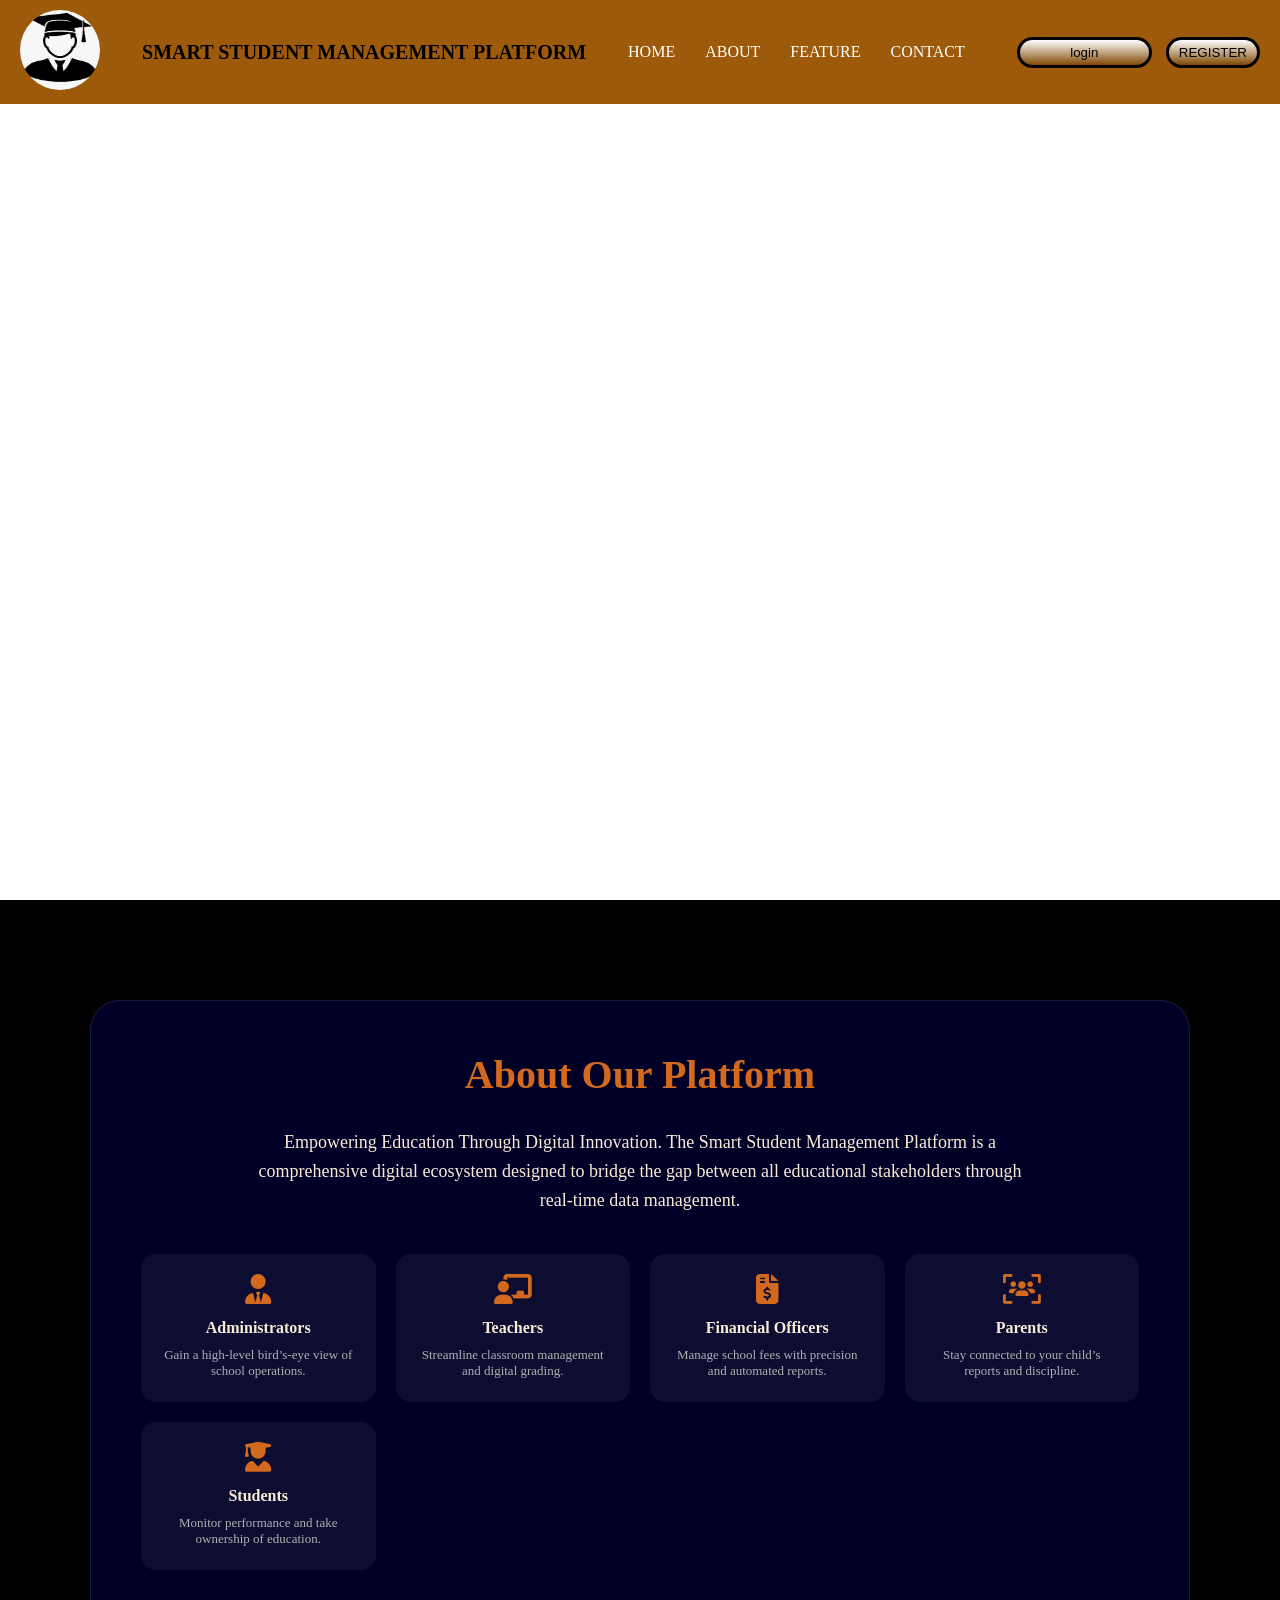
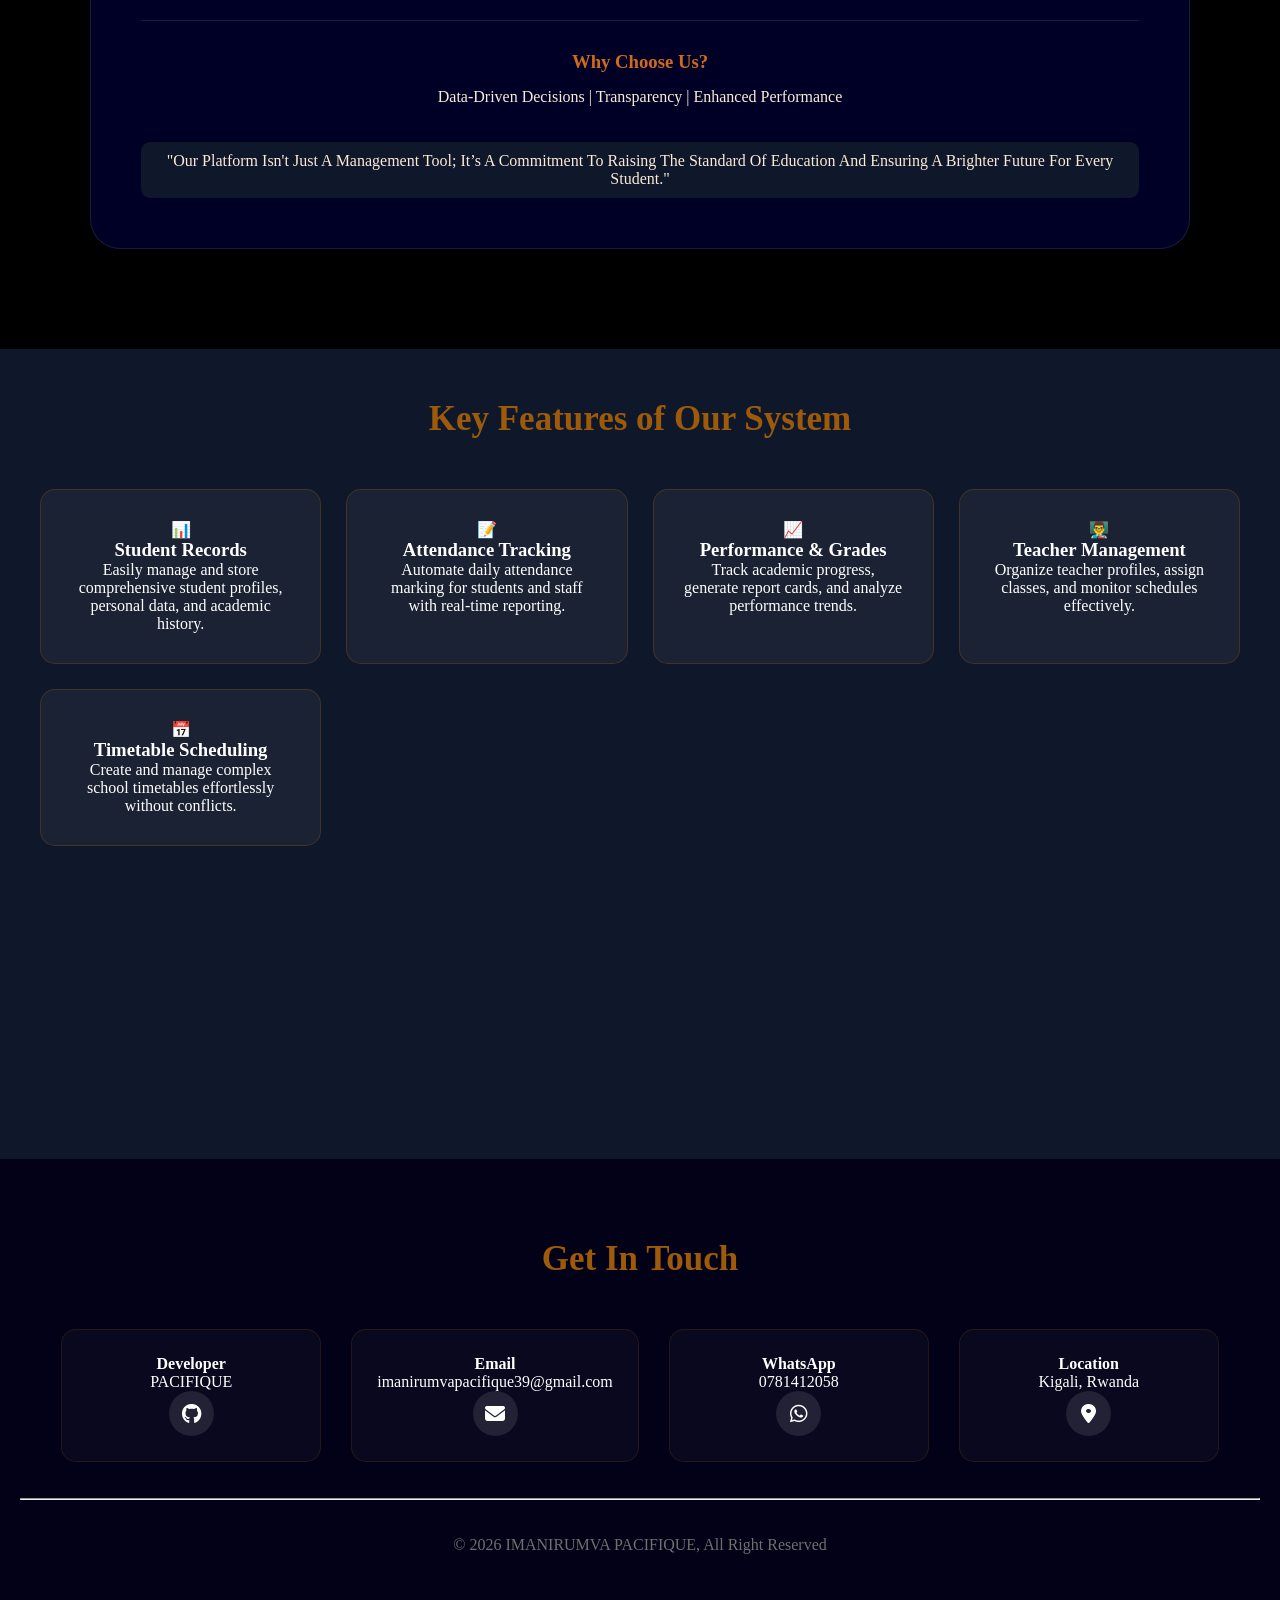
<file: index.html>
<!DOCTYPE html>
<html lang="rw" translate="no">
<head>
<meta charset="UTF-8">
<meta name="viewport" content="width=device-width, initial-scale=1.0"> 
<title>Student Platform</title>
<link rel="stylesheet" href="https://cdnjs.cloudflare.com/ajax/libs/font-awesome/6.5.1/css/all.min.css">

<style>
    body {
    }
    html { 
        scroll-behavior: smooth; 
    }

    * {
        margin: 0;
        padding: 0;
        box-sizing: border-box;
    }

    .header {
        position: fixed;
        width: 100%;
        display: flex;
        align-items: center;
        justify-content: space-between;
        background: #9c5a0a;
        padding: 10px 20px;
        z-index: 1000;
    }

    .logo img {
        width: 80px;
        height: 80px;
        border-radius: 20vh;
    }

    .name {
        font-size: 20px;
        font-weight: bold;
        font-family: serif;
        color: black;
    }

    .nav-link {
        display: flex;
        gap: 30px;
    }

    .nav-link a {
        text-decoration: none;
        color: white;
        transition: 0.3s;
    }

    a:hover {
        color: rgb(103, 174, 2);
        font-size: 1.1rem;
    }

    .appear {
        border: solid black 3px;
        background: linear-gradient(white, rgb(129, 73, 5));
        border-radius: 2vh;
        margin-left: 10px;
        padding: 5px 10px;
        cursor: pointer;
    }

    .appear:hover {
        background: linear-gradient(white, rgb(46, 28, 6));
    }

    #log { width: 15vh; }

    .homebg {
        width: 100%;
        height: 100vh;
        object-fit: cover;
    }

    .welcome {
        background: radial-gradient(blue, rgb(255, 149, 0), rgb(12, 255, 12));
        -webkit-background-clip: text;
        -webkit-text-fill-color: transparent;
        position: absolute;
        top: 30%;
        left: 50%;
        transform: translate(-50%, -50%);
        font-size: 50px;
        font-weight: bold;
        z-index: 2;
        white-space: nowrap;
        overflow: hidden;
        animation: display 10s forwards;
    }

    @keyframes display {
        0% { width: 0px; }
        50% { width: 480px; }
        100% { width: 0px; }
    }

    .description {
        position: absolute;
        top: 40%;
        left: 18%;
        color: rgb(255, 255, 255);
        font-size: 50px;
        font-weight: bold;
        z-index: 2;
    }

    .part1 { margin-left: 25vh; }
    .part2 { margin-left: 2vh; }

    .about {
        width: 100%;
        min-height: 100vh;
        background-color: black;
        color: antiquewhite;
        padding: 100px 5%;
        display: flex;
        align-items: center;
        justify-content: center;
    }

    video { display: block; }

    .about-content {
        background: rgba(0, 0, 255, 0.15); 
        backdrop-filter: blur(10px);
        border: 1px solid rgba(255, 255, 255, 0.1);
        padding: 50px;
        border-radius: 30px;
        width: 100%;
        max-width: 1100px;
        animation: fadeIn 1.5s ease-out;
    }

    @keyframes fadeIn {
        from { opacity: 0; transform: translateY(30px); }
        to { opacity: 1; transform: translateY(0); }
    }

    .about-header h1 {
        font-size: 40px;
        color: chocolate;
        font-family: serif;
        text-align: center;
        margin-bottom: 30px;
    }

    .aboutdescription {
        font-size: 18px;
        line-height: 1.6;
        text-align: center;
        max-width: 800px;
        margin: 0 auto 40px;
    }

    .stakeholders-grid {
        display: grid;
        grid-template-columns: repeat(auto-fit, minmax(200px, 1fr));
        gap: 20px;
        margin-top: 30px;
    }

    .stakeholder-card {
        background: rgba(255, 255, 255, 0.05);
        padding: 20px;
        border-radius: 15px;
        text-align: center;
        transition: 0.4s;
        border-bottom: 3px solid transparent;
    }

    .stakeholder-card:hover {
        background: rgba(210, 105, 30, 0.2);
        transform: translateY(-10px);
        border-color: chocolate;
    }

    .stakeholder-card i {
        font-size: 30px;
        color: chocolate;
        margin-bottom: 15px;
    }

    .stakeholder-card h4 {
        font-size: 16px;
        margin-bottom: 10px;
    }

    .stakeholder-card p {
        font-size: 13px;
        color: #b0b0b0;
    }

    .why-choose {
        margin-top: 50px;
        text-align: center;
        padding-top: 30px;
        border-top: 1px solid rgba(255, 255, 255, 0.1);
    }

    .end {
        background-color: #0f172a;
        border-radius: 1vh;
        height: auto; /* Bihinduwe ngo bibe responsive */
        padding: 10px;
    }

    .end:hover {
        box-shadow: 1px 2px 4px 5px darkslategrey ;
        color:goldenrod;
    }

    .feature {
        width: 100%;
        min-height: 90vh; /* Kuri mobile hashobora kuba harehare */
        background-color: #0f172a;
        text-align: center;
        color: white;
        padding: 50px 20px;
    }

    .feature-title {
        font-size: 35px;
        margin-bottom: 50px;
        color: #9c5a0a;
        font-family: serif;
    }

    .feature-container {
        display: grid;
        grid-template-columns: repeat(auto-fit, minmax(280px, 1fr));
        gap: 25px;
        max-width: 1200px;
        margin: 0 auto;
    }

    .feature-card {
        background: rgba(255, 255, 255, 0.05);
        padding: 30px;
        border-radius: 15px;
        border: 1px solid rgba(156, 90, 10, 0.3);
        transition: transform 0.3s ease, background 0.3s ease;
    }

    .feature-card:hover {
        transform: translateY(-10px);
        background: rgba(156, 90, 10, 0.1);
        border-color: #9c5a0a;
    }

    .contact {
        width: 100%;
        padding: 80px 20px;
        background-color: rgb(2, 1, 23);
        color: white;
        text-align: center;
        overflow: hidden;
    }

    .contact-container {
        display: flex;
        flex-wrap: wrap;
        justify-content: center;
        gap: 30px;
        margin-top: 30px;
    }

    .contact-info-block {
        background: rgba(255, 255, 255, 0.03);
        padding: 25px;
        border-radius: 15px;
        min-width: 260px;
        border: 1px solid rgba(156, 90, 10, 0.2);
    }

    .contact-icon-link {
        display: inline-flex;
        align-items: center;
        justify-content: center;
        width: 45px;
        height: 45px;
        border-radius: 50%;
        background: rgba(255, 255, 255, 0.1);
        color: white;
        text-decoration: none;
        font-size: 20px;
        transition: 0.3s;
    }

    .contact-icon-link:hover {
        background: #9c5a0a;
        transform: scale(1.1);
    }

    footer {
        color: rgb(112, 111, 111);
    }

    /* --- RESPONSIVE KURI LOGIN OPTIONS --- */
    .show-option, .show-option2 {
        display: none;
        background-color: black;
        height: 100vh;
        width: 100%;
        align-items: center;
        justify-content: center;
        flex-direction: column;
        padding: 20px;
    }

    .button-option, .button-option2 {
        width: 90%;
        max-width: 400px;
        height: 60px;
        font-size: 20px;
        border-radius: 10px;
        margin: 10px 0;
        filter: drop-shadow(0 0 2vh white); 
        border: 3px solid #0f172a;
        cursor: pointer;
    }

    .back {
        display: block;
        margin-top: 20px;
        text-align: center;
        color: white;
        text-decoration: none;
        font-size: 1.2rem;
    }

    /* --- MEDIA QUERIES KURI MOBILE --- */
    @media (max-width: 768px) {
        .header {
            flex-direction: column;
            padding: 10px;
        }
        .name { font-size: 14px; text-align: center; margin: 5px 0; }
        .nav-link { gap: 10px; font-size: 12px; }
        .logo img { width: 50px; height: 50px; }
        
        .welcome { font-size: 24px; top: 25%; }
        @keyframes display {
            0% { width: 0px; }
            50% { width: 250px; }
            100% { width: 0px; }
        }

        .description { font-size: 20px; left: 5%; width: 90%; text-align: center; top: 45%; }
        .part1, .part2 { margin-left: 0; }

        .about-header h1 { font-size: 28px; }
        .about-content { padding: 20px; }
    }
</style>
</head>
<body>
<section class="hold-all" id="all">
    <div class="header">
        <div class="logo">
            <img src="../LOGO.png" alt="logo">
        </div>
        <div class="name">SMART STUDENT MANAGEMENT PLATFORM</div>
        <div class="nav-link">
            <a href="#home">HOME</a>
            <a href="#about">ABOUT</a>
            <a href="#feature">FEATURE</a>
            <a href="#contact">CONTACT</a>
        </div>
        <div class="buttons">
            <button id="log" onclick="option()" class="appear">login</button>
            <button class="appear" onclick="option2()">REGISTER</button>
        </div>
    </div>

    <section id="home">
        <video class="homebg" autoplay muted loop>
            <source src="home vd.mp4" type="video/mp4">
        </video>
        <p class="welcome">Welcome On This Site</p>
        <p class="description">
            <span class="part1">A MODERN PLATFORM</span><br>
            FOR MANAGING STUDENT RECORDS,
            <span class="part2">ATTENDANCE AND PERFORMANCE</span>
        </p>
    </section>

    <section id="about" class="about">
        <div class="about-content">
            <div class="about-header">
                <h1><b>About Our Platform</b></h1>
            </div>
            
            <p class="aboutdescription">
                Empowering Education Through Digital Innovation. The Smart Student Management Platform is a comprehensive digital ecosystem designed to bridge the gap between all educational stakeholders through real-time data management.
            </p>

            <div class="stakeholders-grid">
                <div class="stakeholder-card">
                    <i class="fas fa-user-tie"></i>
                    <h4>Administrators</h4>
                    <p>Gain a high-level bird’s-eye view of school operations.</p>
                </div>
                <div class="stakeholder-card">
                    <i class="fas fa-chalkboard-teacher"></i>
                    <h4>Teachers</h4>
                    <p>Streamline classroom management and digital grading.</p>
                </div>
                <div class="stakeholder-card">
                    <i class="fas fa-file-invoice-dollar"></i>
                    <h4>Financial Officers</h4>
                    <p>Manage school fees with precision and automated reports.</p>
                </div>
                <div class="stakeholder-card">
                    <i class="fas fa-users-viewfinder"></i>
                    <h4>Parents</h4>
                    <p>Stay connected to your child’s reports and discipline.</p>
                </div>
                <div class="stakeholder-card">
                    <i class="fas fa-user-graduate"></i>
                    <h4>Students</h4>
                    <p>Monitor performance and take ownership of education.</p>
                </div>
            </div>

            <div class="why-choose">
                <h3 style="color: chocolate; margin-bottom: 15px;">Why Choose Us?</h3>
                <p>Data-Driven Decisions | Transparency | Enhanced Performance</p>
                <br><br>
                <p class="end">"Our Platform Isn't Just A Management Tool; It’s A 
                Commitment To Raising The Standard Of Education And
                Ensuring A Brighter Future For Every Student."</p>
            </div>
        </div>
    </section>

    <section id="feature" class="feature">
        <h2 class="feature-title">Key Features of Our System</h2>
        <div class="feature-container">
            <div class="feature-card">
                <span class="feature-icon">📊</span>
                <h3>Student Records</h3>
                <p>Easily manage and store comprehensive student profiles, personal data, and academic history.</p>
            </div>
            <div class="feature-card">
                <span class="feature-icon">📝</span>
                <h3>Attendance Tracking</h3>
                <p>Automate daily attendance marking for students and staff with real-time reporting.</p>
            </div>
            <div class="feature-card">
                <span class="feature-icon">📈</span>
                <h3>Performance & Grades</h3>
                <p>Track academic progress, generate report cards, and analyze performance trends.</p>
            </div>
            <div class="feature-card">
                <span class="feature-icon">👨‍🏫</span>
                <h3>Teacher Management</h3>
                <p>Organize teacher profiles, assign classes, and monitor schedules effectively.</p>
            </div>
            <div class="feature-card">
                <span class="feature-icon">📅</span>
                <h3>Timetable Scheduling</h3>
                <p>Create and manage complex school timetables effortlessly without conflicts.</p>
            </div>
        </div>
    </section>

    <section id="contact" class="contact">
        <h2 class="feature-title">Get In Touch</h2>
        <div class="contact-container">
            <div class="contact-info-block">
                <h4>Developer</h4>
                <p>PACIFIQUE</p>
                <a href="https://github.com/PACIFIQUE-VIBUCODER" target="_blank" class="contact-icon-link">
                    <i class="fab fa-github"></i>
                </a>
            </div>
            <div class="contact-info-block">
                <h4>Email</h4>
                <p>imanirumvapacifique39@gmail.com</p>
                <a href="mailto:imanirumvapacifique39@gmail.com" class="contact-icon-link">
                    <i class="fas fa-envelope"></i>
                </a>
            </div>
            <div class="contact-info-block">
                <h4>WhatsApp</h4>
                <p>0781412058</p>
                <a href="https://wa.me/250781412058" target="_blank" class="contact-icon-link">
                    <i class="fab fa-whatsapp"></i>
                </a>
            </div>
            <div class="contact-info-block">
                <h4>Location</h4>
                <p>Kigali, Rwanda</p>
                <a href="#" target="_blank" class="contact-icon-link">
                    <i class="fas fa-location-dot"></i>
                </a>
            </div>
        </div>
        <br><br><hr><br><br>
        <footer>
            © 2026 IMANIRUMVA PACIFIQUE, All Right Reserved
        </footer>
    </section>
</section>

<section class="show-option" id="option">
    <button class="button-option" id="students">Student</button>
    <button class="button-option" id="admin">Admin</button>
    <button class="button-option" id="parents">Parents</button>
    <a href="javascript:void(0)" onclick="location.reload()" class="back">Back to Home</a>
</section>

<section class="show-option2" id="option2">
    <button class="button-option2" id="students_signup">Student</button>
    <button class="button-option2" id="admin_signup">Admin</button>
    <button class="button-option2" id="parents_signup">Parents</button>
    <a href="javascript:void(0)" onclick="location.reload()" class="back">Back to Home</a>
</section>

<script>
    function option(){
        document.getElementById('option').style.display = 'flex';
        document.getElementById('all').style.display = 'none';
    }

    function option2(){
        document.getElementById('option2').style.display = 'flex';
        document.getElementById('all').style.display = 'none';    
    }

    // Navigation logic
    document.getElementById('students').onclick = function() { window.location.href = '../student/student_login.html'; };
    document.getElementById('admin').onclick = function() { window.location.href = '../teacher/teacher_login.html'; };
    document.getElementById('parents').onclick = function() { window.location.href = '../parent/parent_login.html'; };

    document.getElementById('students_signup').onclick = function() { window.location.href = '../signup/student_signup.html'; };
    document.getElementById('admin_signup').onclick = function() { window.location.href = '../signup/admin_signup.html'; };
    document.getElementById('parents_signup').onclick = function() { window.location.href = '../signup/parent_signup.html'; };
</script>
</body>
</html>
</file>
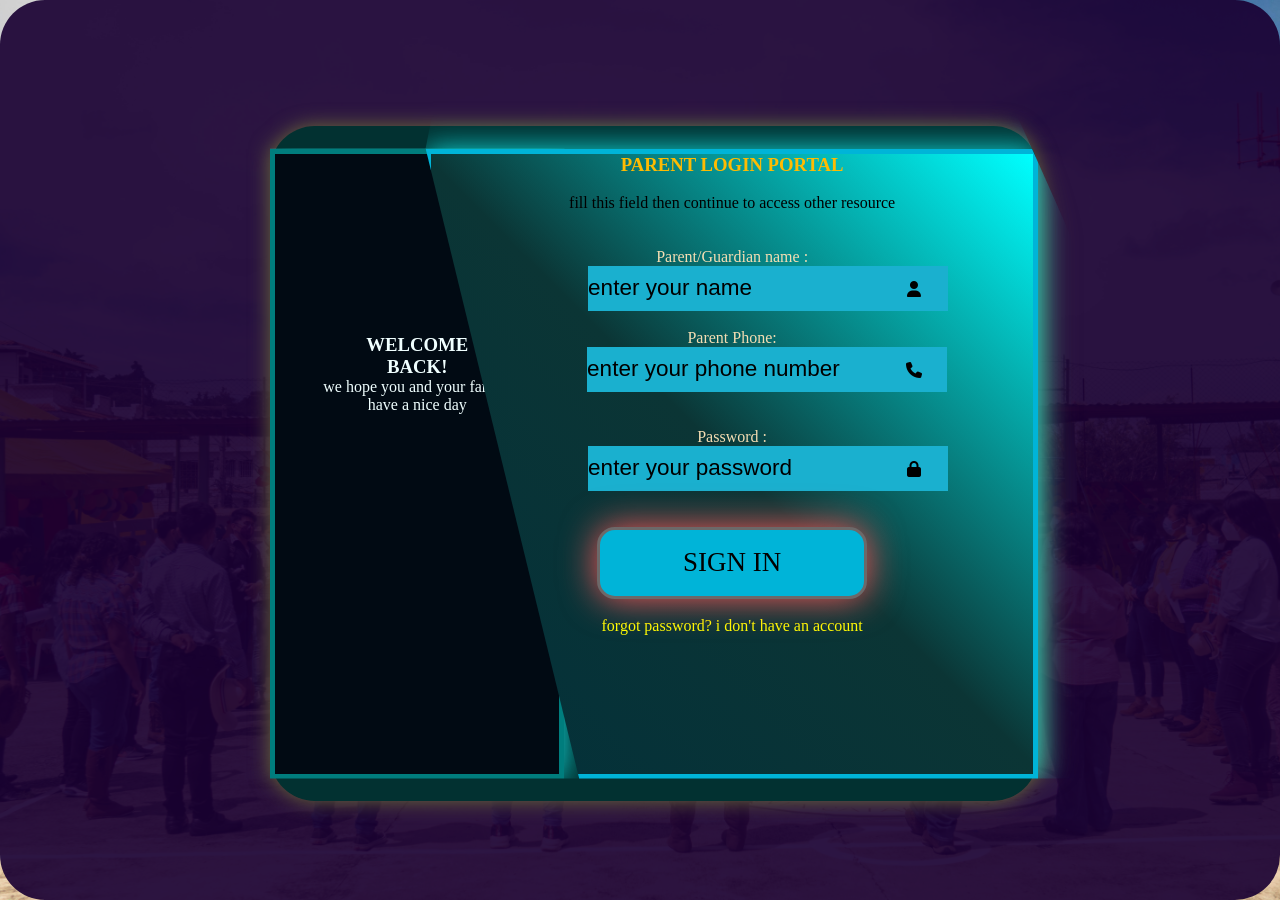
<file: parent_login.html>
<!DOCTYPE html>
<html lang="en">
<head>
    <meta charset="UTF-8">
    <meta name="viewport" content="width=device-width, initial-scale=1.0">
    <title>PARENT_login portal</title>

    <link rel="stylesheet" href="https://cdnjs.cloudflare.com/ajax/libs/font-awesome/6.5.1/css/all.min.css">
    <style>
        *{
            margin: 0;
            padding: 0;
            box-sizing: border-box;
        }
        body{
            background-image:url(./shelby-murphy-figueroa-Psv8aHU9HN0-unsplash.jpg) ;
            background-size: contain;
            background-attachment: fixed;
         background-repeat: no-repeat;
         background-size: cover;
         background-position: center;
         z-index: -1;     
         text-align: center;
         justify-content: center;    
         overflow: hidden;
}
        .contain{
            background-color: rgba(26, 0, 51, 0.915);
            opacity: 1;
           position: relative;
          border-radius: 5vh;
          box-shadow: 5px 5px 5px 10px solid rgb(0, 0, 0);
          height: 100vh;
}
       aside{
        background-color: #010a13;
          height: 70vh;
        width: 45%;
        z-index: 5;
clip-path: polygon(0 0, 100% 0, 150% 100%, 0 100%);  
border: 5px solid rgb(0, 125, 125);
filter: drop-shadow(0 0 15px rgb(14, 222, 222));
color: azure;
}
     .info{
        background:linear-gradient(45deg,#03303a,rgb(11, 53, 53),cyan) ;
          height: 70vh;
        width: 80vh;
         z-index: 5;
       clip-path: polygon(-0.1% 0%, 30% -150%,145% 100%, 100% 100%, 25% 100%);
        margin-left: -18%;
border: 5px solid #00B4D8;
filter: drop-shadow(0 0 15px rgb(14, 222, 222));
 }
        .display{
          width: 60%;
height: 75%;
         background-color: rgb(2, 49, 49);
          display: flex;
       margin-left: 30vh;
       justify-content: center;
       align-items: center;
       display: flex;
       margin-top: 10vh;
       border-radius: 5vh;
       animation: show 5s ;
}

@keyframes show{
    0%{transform: scale(0); opacity: 0;}
    100%{transform: scale(1); opacity: 1;}
}
.hold{
    margin-top: 20vh;
}

.display{
    filter: drop-shadow(0 0 10px rgb(108, 108, 56));
}
input{
    width: 40vh;
height: 5vh;
    background-color: #1ab0cf;
    border-bottom: 2px solid black;
    outline: none;
    border: none;
    font-size: 2.5vh;

    color: rgb(1, 57, 1);
}
i{
    margin-left:-5vh ;
}
button{
    background-color: #00B4D8;
    width: 30vh;
    height: 8vh;
    border-radius: 2vh;
    font-family: 'Times New Roman', Times, serif;
    border: 3px solid rgb(108, 105, 105);
    filter: drop-shadow(0 0 2vh rgb(250, 87, 87));
    font-size: 3vh;
}

.forpush{
    margin-left: 5vh;
}

.input1{
    margin-left: 5vh;
}
label{
    color: wheat;
}
button:hover{
    background-color:rgb(30, 210, 117);
    color: rgb(203, 8, 8);

}
input::placeholder{
    color: black;
}
.welcome{

    font-family: serif;
    animation: clip 10s  infinite;
}
@keyframes clip{
    0%{transform: rotateY(0deg);}
    50%{transform:rotateY(50deg)}
    100%{transform: rotatey(0deg);}
}
.log{
    animation: transparent 10s;
    color: rgb(255, 187, 2);
}
@keyframes transparent{
    0%{opacity: 0;}
    100%{opacity: 1;}
}
input:hover{
    border: 1vh solid black;
}
.footer-text{
    color: yellow;
}
.footer-text:hover{
    color: khaki;
}
    </style>
</head>
<body>
    
<section>

<form>
    
    <div class="contain">
        <br><br>

        <div class="display">
<aside>
    <p class="hold">
    <h3 class="welcome">WELCOME <br> BACK!</h3>
        <p>we hope you and your family
            
            <br>have a nice day
        </p>
</p>
</aside>

<div class="info" >
    <h3 class="log">PARENT LOGIN PORTAL</h3>
    <br>
    <p>fill this field then continue to access other resource</p>

            <br><br>

    <label>Parent/Guardian name :</label>
        <br>

    <input type="text" placeholder="enter your name" class="input1">
    <i class="fas fa-user"></i>
        <br><br>      


    <label>Parent Phone:</label>
    <p class="forpush">
    <input type="text" placeholder="enter your phone number">
    <i class="fas fa-phone"></i>
    </p>
        <br><br> 


    <label>Password :</label>

    <p class="forpush">
    <input type="text" placeholder="enter your password">
    
    <i class="fas fa-lock"></i>
    </p>
<br><br>
    <button>SIGN IN</button>
    <br><br>
    <p class="footer-text">forgot password? i don't have an account</p>
</div>
</div>
</div>
</form>

</section>

</body>
</html>
</file>
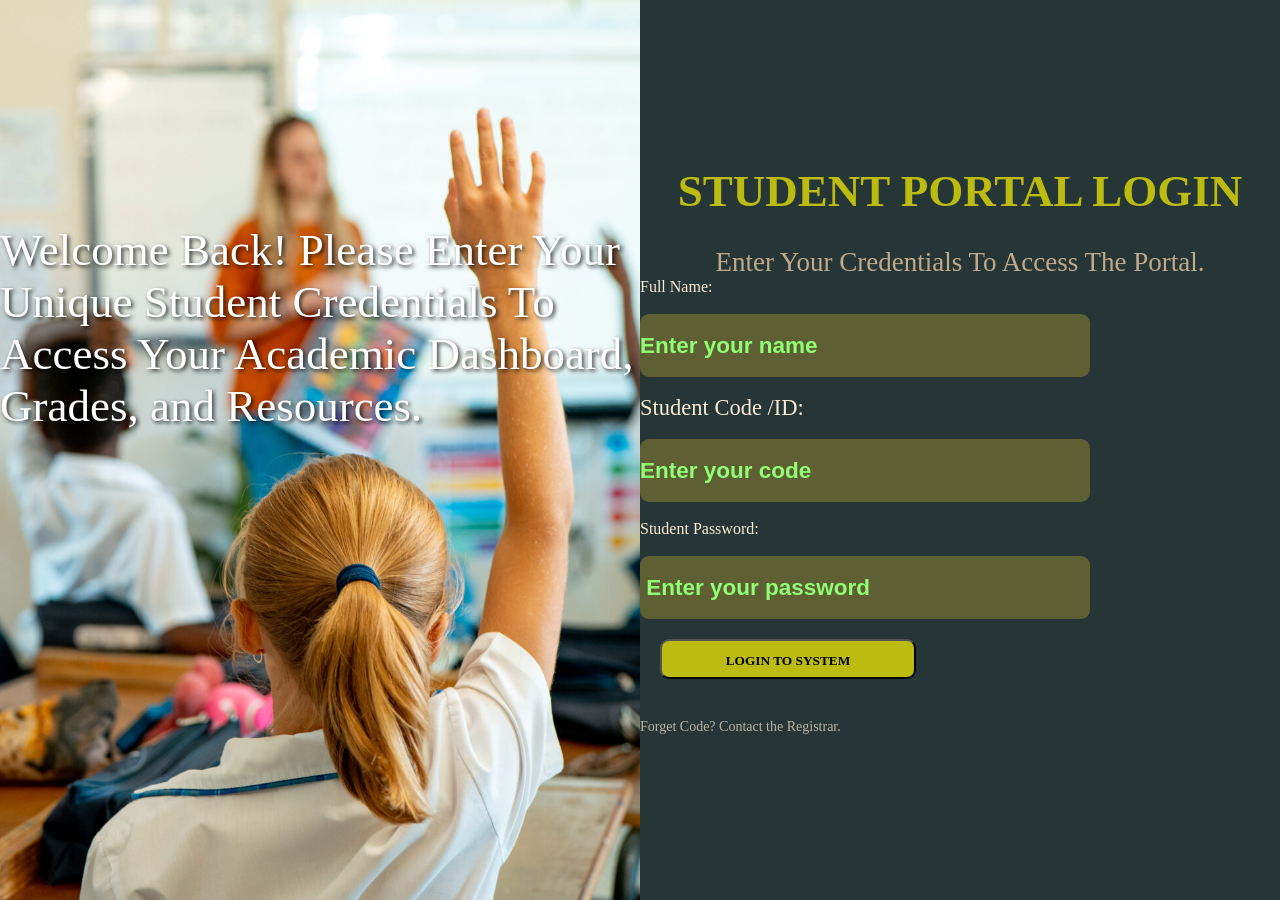
<file: student_login.html>
<!DOCTYPE html>
<html lang="rw">
<head>
    <meta charset="UTF-8">
    <meta name="viewport" content="width=device-width, initial-scale=1.0">
    <title>Student Login - Management System</title>
    
    <style>
        *{
            margin: 0;
            padding: 0;
        }
         html {
            
            overflow: hidden; 
        }
        

        section {
            display: flex;
        }

        aside {
            background-image: url('./calss.jpg');
            background-size: cover;
            background-position: center;
            width: 50%;
            height: 100vh;
        }

        .contain{
            width: 50%;
            height: 100vh;
            background-color: rgb(38, 53, 53);
            display: flex;
            flex-direction: column;
            justify-content: center; 
            align-items: center;    
            color: antiquewhite;
        }

     
        h2 {
            font-size: 5vh;
            margin-bottom: 30px;
            color: #bbbb10;
            text-transform: uppercase;
        }

        .form-label {
            font-size: 2.5vh;
            margin-bottom: 10px;
        }

       input {
            background-color: rgb(95, 95, 52) ;
            color: black ;
            border: none;
            height: 7vh;
            width: 50vh;
            font-weight: bold;
border-radius: 1vh;
font-size: 2.5vh;


        }

        input::placeholder {
            color: #8fff73;
        }

        .btnlog {
            background-color: #bbbb10;
            color: black;
            font-weight: bold;
            font-family: italic;
            width: 40%;
            padding: 12px;
            margin: 20px;
height: 40px;
border-radius: 1vh;
        }
        

        .explain{
            font-size: 3vh;
            font-family: serif;color: rgb(193, 170, 140);
        }
     
.favour{
    margin-top: 35%;
color: white;
text-shadow: 2px 2px 4px rgba(0,0,0,0.8);z-index: 1;
font-size: 5vh;
}
        .footer-text {
            margin-top: 20px;
            font-size: 14px;
            opacity: 0.7;
        }
        section{
            display: flex;
  flex-direction: row;
        }

    </style>
</head>
<body>

    <section>
        <aside > 

            <P class="favour">
         Welcome Back!  Please Enter Your Unique Student Credentials To
          Access Your Academic Dashboard, Grades, and Resources.

          </P>
        </aside>

        <div class="contain">
                <h2>Student Portal Login</h2>
                <p class="explain">Enter Your Credentials To Access The Portal.</p>

                <form>
                    <div >
                        <label>Full Name:</label>
<br><br>
      <input type="text" class="info" placeholder="Enter your name" required>
                    </div>

                 <br>  
                        <label class="form-label">Student Code /ID:</label>
                        <br><br>

                        <input type="text" class="info" placeholder="Enter your 
code" required>
                        <br><br>
<label> Student Password:</label> 
                        <br><br>

<input type="password" placeholder=" Enter your password" hideorshow password>

                    <button type="submit" class="btnlog">LOGIN TO SYSTEM</button>
                    
                    <div class="text-center">
                        <p class="footer-text">Forget Code? Contact the Registrar.</p>
                    </div>
                </form>
            </div>
        </div>
    </section>

</body>
</html>
</file>
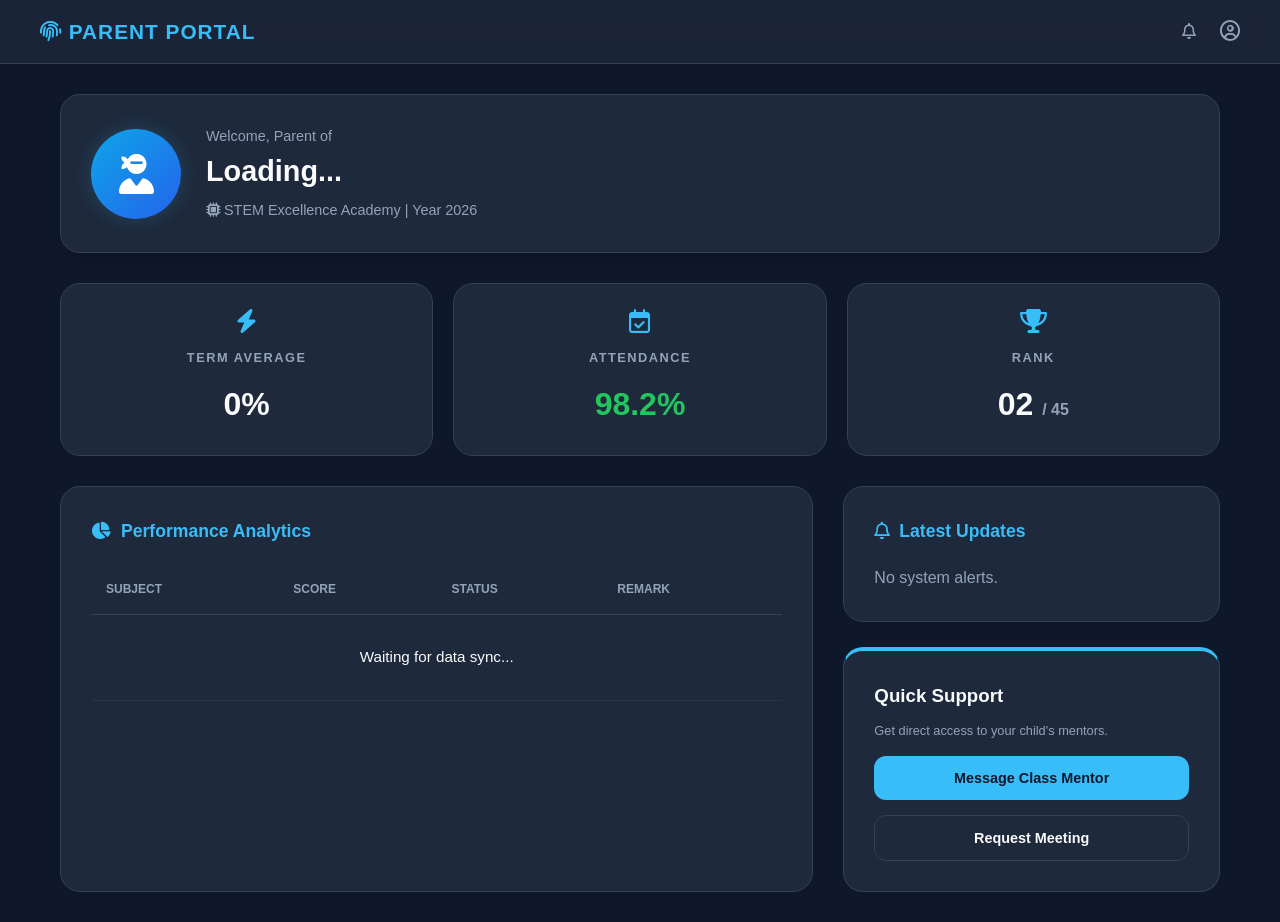
<file: darshboard/parent_darshboard.html>
<!DOCTYPE html>
<html lang="en">
<head>
    <meta charset="UTF-8">
    <meta name="viewport" content="width=device-width, initial-scale=1.0">
    <title>Parent Portal - Dark Edition</title>
    <link rel="stylesheet" href="https://cdnjs.cloudflare.com/ajax/libs/font-awesome/6.4.2/css/all.min.css">
    <style>
        :root {
            /* Dark Mode Palette */
            --bg-dark: #0f172a;       /* Deep Navy Background */
            --card-dark: #1e293b;     /* Lighter Slate for Cards */
            --text-bright: #f8fafc;   /* Almost White */
            --text-dim: #94a3b8;      /* Muted Gray Text */
            --accent-blue: #38bdf8;   /* Electric Blue */
            --accent-glow: rgba(56, 189, 248, 0.2);
            --success: #22c55e;
            --danger: #ef4444;
            --border: #334155;
        }

        *{ margin: 0; padding: 0; box-sizing: border-box; font-family: 'Inter', 'Segoe UI', sans-serif; }
        body { background-color: var(--bg-dark); color: var(--text-bright); line-height: 1.6; }

        /* --- NAVIGATION --- */
        nav {
            background: rgba(30, 41, 59, 0.8);
            backdrop-filter: blur(10px);
            padding: 15px 40px;
            display: flex; justify-content: space-between; align-items: center;
            border-bottom: 1px solid var(--border);
            position: sticky; top: 0; z-index: 100;
        }
        .nav-brand { font-size: 1.3rem; font-weight: 700; color: var(--accent-blue); letter-spacing: 1px; }

        .container { max-width: 1200px; margin: 30px auto; padding: 0 20px; }

        /* --- HEADER SECTION --- */
        .parent-header {
            background: var(--card-dark);
            padding: 30px; border-radius: 20px;
            display: flex; align-items: center; gap: 25px; margin-bottom: 30px;
            border: 1px solid var(--border);
            box-shadow: 0 10px 15px -3px rgba(0, 0, 0, 0.1);
        }
        .student-avatar {
            width: 90px; height: 90px; border-radius: 50%;
            background: linear-gradient(135deg, #0ea5e9, #2563eb);
            display: flex; align-items: center; justify-content: center;
            font-size: 2.5rem; color: white;
            box-shadow: 0 0 20px var(--accent-glow);
        }
        .student-info h1 { font-size: 1.8rem; margin-bottom: 5px; }
        .student-info p { color: var(--text-dim); font-size: 0.9rem; }

        /* --- DASHBOARD STATS --- */
        .p-grid { display: grid; grid-template-columns: repeat(3, 1fr); gap: 20px; margin-bottom: 30px; }
        .p-card {
            background: var(--card-dark); padding: 25px; border-radius: 20px;
            text-align: center; border: 1px solid var(--border);
            transition: transform 0.3s ease;
        }
        .p-card:hover { transform: translateY(-5px); border-color: var(--accent-blue); }
        .p-card i { font-size: 1.5rem; color: var(--accent-blue); margin-bottom: 15px; }
        .p-card h3 { font-size: 0.8rem; color: var(--text-dim); text-transform: uppercase; letter-spacing: 1.5px; }
        .p-card .val { font-size: 2rem; font-weight: 800; color: var(--text-bright); margin-top: 10px; }

        /* --- MAIN CONTENT LAYOUT --- */
        .content-wrap { display: grid; grid-template-columns: 2fr 1fr; gap: 30px; }
        
        .section-title {
            font-size: 1.1rem; margin-bottom: 20px; display: flex; align-items: center; gap: 10px;
            color: var(--accent-blue);
        }

        .dark-box { 
            background: var(--card-dark); padding: 30px; border-radius: 20px; 
            border: 1px solid var(--border);
        }

        /* --- DATA TABLE --- */
        table { width: 100%; border-collapse: collapse; }
        th { text-align: left; padding: 15px; color: var(--text-dim); font-size: 0.75rem; text-transform: uppercase; border-bottom: 1px solid var(--border); }
        td { padding: 20px 15px; border-bottom: 1px solid rgba(255,255,255,0.05); font-size: 0.95rem; }
        
        .badge {
            padding: 6px 12px; border-radius: 8px; font-size: 0.75rem; font-weight: 700;
        }
        .pass { background: rgba(34, 197, 94, 0.15); color: var(--success); }
        .fail { background: rgba(239, 68, 68, 0.15); color: var(--danger); }

        /* --- NOTICES --- */
        .notice-item {
            padding: 15px 0; border-bottom: 1px solid var(--border);
        }
        .notice-item:last-child { border: none; }
        .notice-item small { color: var(--accent-blue); font-weight: 600; }
        .notice-item h4 { margin: 5px 0; font-size: 1rem; }
        .notice-item p { font-size: 0.85rem; color: var(--text-dim); }

        /* --- BUTTONS --- */
        .btn-action {
            width: 100%; padding: 14px; margin-top: 15px; border-radius: 12px;
            border: none; cursor: pointer; font-weight: 600; font-size: 0.9rem;
            transition: 0.3s;
        }
        .btn-primary { background: var(--accent-blue); color: var(--bg-dark); }
        .btn-primary:hover { background: #7dd3fc; box-shadow: 0 0 15px var(--accent-glow); }
        
        .btn-outline { background: transparent; color: var(--text-bright); border: 1px solid var(--border); }
        .btn-outline:hover { background: var(--border); }

        @media (max-width: 850px) {
            .content-wrap, .p-grid { grid-template-columns: 1fr; }
        }
    </style>
</head>
<body>

    <nav>
        <div class="nav-brand"><i class="fas fa-fingerprint"></i> PARENT PORTAL</div>
        <div style="color: var(--text-dim);">
            <i class="far fa-bell" style="margin-right: 20px;"></i>
            <i class="far fa-user-circle fa-lg"></i>
        </div>
    </nav>

    <div class="container">
        <div class="parent-header">
            <div class="student-avatar">
                <i class="fas fa-user-ninja"></i>
            </div>
            <div class="student-info">
                <p>Welcome, Parent of</p>
                <h1 id="p-child-name">Loading...</h1>
                <p><i class="fas fa-microchip"></i> STEM Excellence Academy | Year 2026</p>
            </div>
        </div>

        <div class="p-grid">
            <div class="p-card">
                <i class="fas fa-bolt"></i>
                <h3>Term Average</h3>
                <div class="val" id="p-avg">0%</div>
            </div>
            <div class="p-card">
                <i class="far fa-calendar-check"></i>
                <h3>Attendance</h3>
                <div class="val" style="color: var(--success);">98.2%</div>
            </div>
            <div class="p-card">
                <i class="fas fa-trophy"></i>
                <h3>Rank</h3>
                <div class="val">02 <span style="font-size: 1rem; color: var(--text-dim);">/ 45</span></div>
            </div>
        </div>

        <div class="content-wrap">
            <div class="dark-box">
                <h2 class="section-title"><i class="fas fa-chart-pie"></i> Performance Analytics</h2>
                <table>
                    <thead>
                        <tr>
                            <th>Subject</th>
                            <th>Score</th>
                            <th>Status</th>
                            <th>Remark</th>
                        </tr>
                    </thead>
                    <tbody id="p-marks-body"></tbody>
                </table>
            </div>

            <div>
                <div class="dark-box">
                    <h2 class="section-title"><i class="far fa-bell"></i> Latest Updates</h2>
                    <div id="p-ann-list"></div>
                </div>

                <div class="dark-box" style="margin-top: 25px; border-top: 4px solid var(--accent-blue);">
                    <h3 style="margin-bottom: 10px;">Quick Support</h3>
                    <p style="font-size: 0.8rem; color: var(--text-dim);">Get direct access to your child's mentors.</p>
                    <button class="btn-action btn-primary">Message Class Mentor</button>
                    <button class="btn-action btn-outline">Request Meeting</button>
                </div>
            </div>
        </div>
    </div>

    <script>
        function loadParentData() {
            const marks = JSON.parse(localStorage.getItem('sc_marks')) || [];
            const anns = JSON.parse(localStorage.getItem('sc_ann')) || [];

            // Calculate Avg
            const avg = marks.length > 0 ? (marks.reduce((a,b)=>a+b.score, 0)/marks.length).toFixed(1) : 0;
            document.getElementById('p-avg').innerText = avg + "%";

            // Child Name
            if(marks.length > 0) {
                document.getElementById('p-child-name').innerText = marks[0].name;
            }

            // Marks Table
            const marksBody = document.getElementById('p-marks-body');
            marksBody.innerHTML = marks.map(m => `
                <tr>
                    <td><b style="color: var(--text-bright)">${m.name}</b></td>
                    <td><span style="color: var(--accent-blue); font-weight: 700;">${m.score}%</span></td>
                    <td><span class="badge ${m.score >= 50 ? 'pass' : 'fail'}">${m.score >= 50 ? 'OPTIMAL' : 'CRITICAL'}</span></td>
                    <td style="color: var(--text-dim); font-size: 0.8rem italic">
                        ${m.score >= 80 ? 'Mastery Level' : m.score >= 50 ? 'On Track' : 'Urgent Intervention'}
                    </td>
                </tr>
            `).join('') || '<tr><td colspan="4" style="text-align:center; padding: 30px;">Waiting for data sync...</td></tr>';

            // Announcements
            const annList = document.getElementById('p-ann-list');
            annList.innerHTML = anns.slice(0, 3).map(a => `
                <div class="notice-item">
                    <small>${a.date}</small>
                    <h4>${a.title}</h4>
                    <p>${a.msg.substring(0, 80)}...</p>
                </div>
            `).join('') || '<p style="color: var(--text-dim)">No system alerts.</p>';
        }

        window.onload = loadParentData;
    </script>
</body>
</html>
</file>
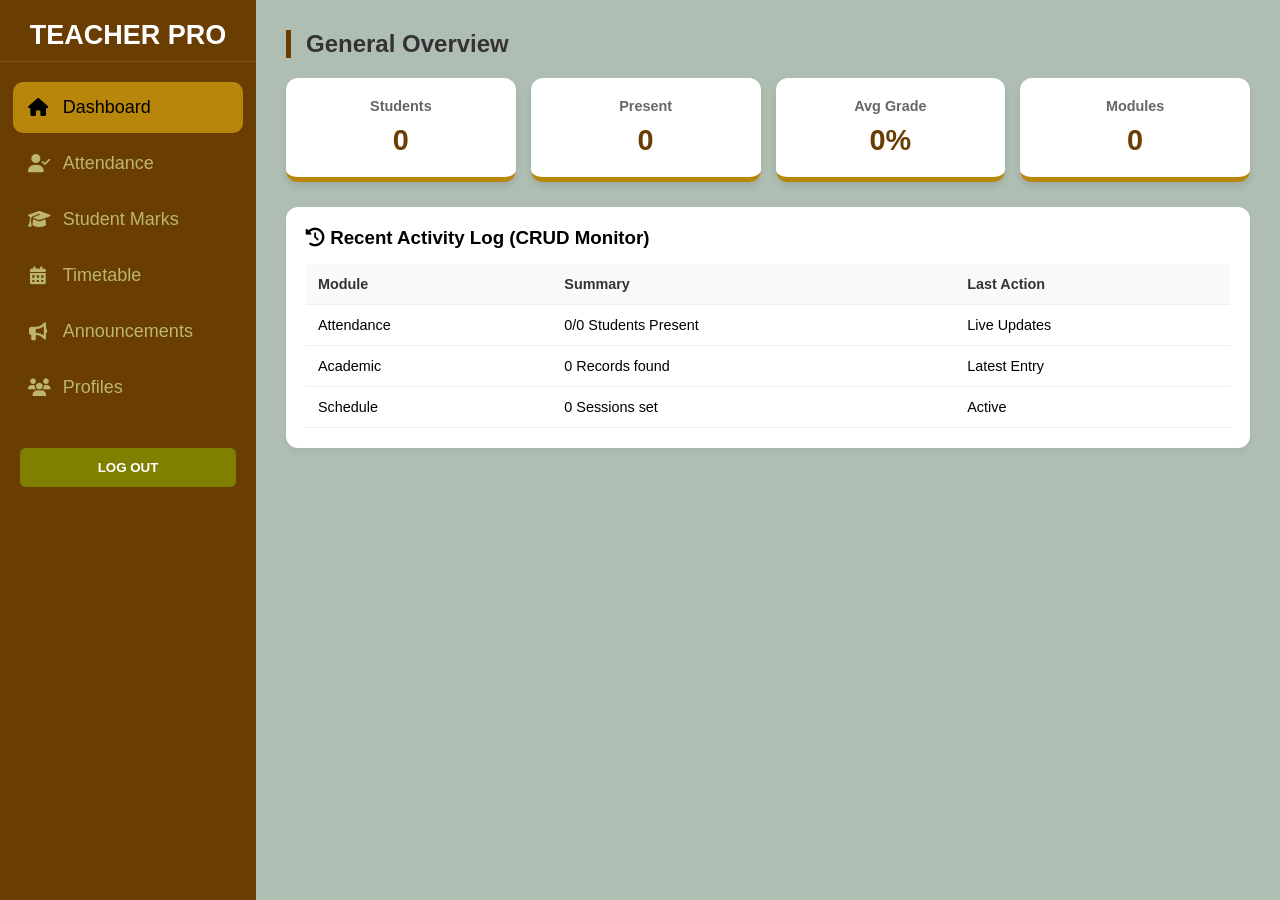
<file: darshboard/teacher_darshboard.html>
<!DOCTYPE html>
<html lang="en">
<head>
    <meta charset="UTF-8">
    <meta name="viewport" content="width=device-width, initial-scale=1.0">
    <title>Teacher Pro - Full CRUD System</title>
    <link rel="stylesheet" href="https://cdnjs.cloudflare.com/ajax/libs/font-awesome/6.4.2/css/all.min.css">
    <style>
        *{ margin: 0; padding: 0; box-sizing: border-box; font-family: 'Segoe UI', Tahoma, Geneva, Verdana, sans-serif; }
        body { background-color: rgb(175, 190, 178); }
        .hold{ display: flex; }
        
        /* --- SIDEBAR --- */
        aside {
            width: 20%; height: 100vh; background-color: rgb(106, 61, 2);
            position: sticky; top: 0; overflow: hidden; color: white;
        }
        .display { width: 80%; padding: 30px; min-height: 100vh; }
        h2.aside-title { margin: 20px 0; text-align: center; font-size: 3vh; border-bottom: 1px solid rgba(255,255,255,0.1); padding-bottom: 10px; }
        
        .nav-item {
            cursor: pointer; transition: 0.3s; display: flex; align-items: center;
            padding: 15px; color: darkkhaki; font-size: 2vh; width: 90%;
            margin: 5px auto; border-radius: 10px;
        }
        .nav-item:hover, .active-nav { background-color: darkgoldenrod; color: black; }
        .nav-item i { margin-right: 15px; width: 20px; text-align: center; }

        /* --- DASHBOARD ELEMENTS --- */
        .stats-grid { display: grid; grid-template-columns: repeat(4, 1fr); gap: 15px; margin-bottom: 25px; }
        .card { background: white; padding: 20px; border-radius: 12px; text-align: center; box-shadow: 0 4px 6px rgba(0,0,0,0.1); border-bottom: 5px solid darkgoldenrod; }
        .card h3 { font-size: 0.9rem; color: #666; margin-bottom: 10px; }
        .card .num { font-size: 1.8rem; font-weight: bold; color: rgb(106, 61, 2); }

        /* --- CRUD TABLES & FORMS --- */
        .data-display { background: white; padding: 20px; border-radius: 12px; margin-top: 20px; box-shadow: 0 4px 6px rgba(0,0,0,0.05); }
        h1 { margin-bottom: 20px; color: #333; border-left: 5px solid rgb(106, 61, 2); padding-left: 15px; }
        
        table { width: 100%; border-collapse: collapse; margin-top: 15px; }
        th, td { padding: 12px; text-align: left; border-bottom: 1px solid #eee; font-size: 0.9rem; }
        th { background: #f8f9fa; color: #333; font-weight: 600; }
        
        .btn-add { padding: 10px 20px; background: rgb(106, 61, 2); color: white; border: none; border-radius: 5px; cursor: pointer; margin-bottom: 15px; }
        .btn-save { padding: 12px; background: #2e7d32; color: white; border: none; border-radius: 6px; cursor: pointer; font-weight: bold; width: 100%; margin-top: 10px; }
        .btn-del { color: #d32f2f; background: none; border: none; cursor: pointer; font-size: 1.1rem; }
        
        input, select, textarea { width: 100%; padding: 10px; border: 1px solid #ddd; border-radius: 5px; margin-bottom: 10px; outline: none; }
        input:focus { border-color: darkgoldenrod; }

        .content-view { display: none; animation: fadeIn 0.3s ease-in-out; }
        .active { display: block; }
        @keyframes fadeIn { from { opacity: 0; transform: translateY(10px); } to { opacity: 1; transform: translateY(0); } }

        .ann-card { border-left: 4px solid orange; background: #fff8e1; padding: 15px; border-radius: 8px; margin-bottom: 10px; }
    </style>
</head>
<body>

<section class="hold">
    <aside>
        <h2 class="aside-title">TEACHER PRO</h2>
        <div class="nav-item active-nav" onclick="navTo('dash', this)"><i class="fas fa-home"></i> Dashboard</div>
        <div class="nav-item" onclick="navTo('attn', this)"><i class="fas fa-user-check"></i> Attendance</div>
        <div class="nav-item" onclick="navTo('marks', this)"><i class="fas fa-graduation-cap"></i> Student Marks</div>
        <div class="nav-item" onclick="navTo('ttable', this)"><i class="fas fa-calendar-alt"></i> Timetable</div>
        <div class="nav-item" onclick="navTo('announcement', this)"><i class="fas fa-bullhorn"></i> Announcements</div>
        <div class="nav-item" onclick="navTo('profiles', this)"><i class="fas fa-users"></i> Profiles</div>
        <div style="padding: 20px;"><button class="btn-save" style="background: olive;">LOG OUT</button></div>
    </aside>

    <div class="display">
        <div id="dash" class="content-view active">
            <h1>General Overview</h1>
            <div class="stats-grid">
                <div class="card"><h3>Students</h3><div class="num" id="d-total">0</div></div>
                <div class="card"><h3>Present</h3><div class="num" id="d-present">0</div></div>
                <div class="card"><h3>Avg Grade</h3><div class="num" id="d-avg">0%</div></div>
                <div class="card"><h3>Modules</h3><div class="num" id="d-mod">0</div></div>
            </div>

            <div class="data-display">
                <h3><i class="fas fa-history"></i> Recent Activity Log (CRUD Monitor)</h3>
                <table id="dash-log">
                    <thead><tr><th>Module</th><th>Summary</th><th>Last Action</th></tr></thead>
                    <tbody id="log-body"></tbody>
                </table>
            </div>
        </div>

        <div id="attn" class="content-view">
            <h1>Daily Attendance Control</h1>
            <div class="data-display">
                <div id="attn-inputs" style="display: grid; grid-template-columns: 2fr 1fr 1fr auto; gap: 10px;">
                    <input type="text" id="at-name" placeholder="Student Name">
                    <select id="at-gen"><option value="Boy">Boy</option><option value="Girl">Girl</option></select>
                    <select id="at-status"><option value="Present">Present</option><option value="Absent">Absent</option></select>
                    <button class="btn-add" onclick="addAttendance()">Add</button>
                </div>
                <table id="attn-table">
                    <thead><tr><th>Name</th><th>Gender</th><th>Status</th><th>Action</th></tr></thead>
                    <tbody id="attn-body"></tbody>
                </table>
            </div>
        </div>

        <div id="marks" class="content-view">
            <h1>Academic Records (Marks)</h1>
            <div class="data-display">
                <div style="display: grid; grid-template-columns: 1fr 1fr 1fr auto; gap: 10px;">
                    <input type="text" id="mk-sub" placeholder="Subject">
                    <input type="text" id="mk-name" placeholder="Student Name">
                    <input type="number" id="mk-val" placeholder="Marks/100">
                    <button class="btn-add" onclick="addMark()">Save</button>
                </div>
                <table id="marks-table">
                    <thead><tr><th>Subject</th><th>Student</th><th>Marks</th><th>Action</th></tr></thead>
                    <tbody id="marks-body"></tbody>
                </table>
            </div>
        </div>

        <div id="ttable" class="content-view">
            <h1>Class Timetable</h1>
            <div class="data-display">
                <div style="display: grid; grid-template-columns: 1fr 1fr 1fr auto; gap: 10px;">
                    <input type="text" id="tt-day" placeholder="Day">
                    <input type="text" id="tt-time" placeholder="Time">
                    <input type="text" id="tt-sub" placeholder="Subject">
                    <button class="btn-add" onclick="addTT()">Add</button>
                </div>
                <table id="tt-table">
                    <thead><tr><th>Day</th><th>Time</th><th>Subject</th><th>Action</th></tr></thead>
                    <tbody id="tt-body"></tbody>
                </table>
            </div>
        </div>

        <div id="announcement" class="content-view">
            <h1>Announcements Manager</h1>
            <div class="data-display">
                <input type="text" id="an-title" placeholder="Title">
                <textarea id="an-msg" placeholder="Message content..."></textarea>
                <button class="btn-save" onclick="addAnn()">POST ANNOUNCEMENT</button>
                <div id="ann-list" style="margin-top: 20px;"></div>
            </div>
        </div>

        <div id="profiles" class="content-view">
            <h1>Student Profiles (Master List)</h1>
            <div class="data-display" id="profile-container">
                </div>
        </div>
    </div>
</section>

<script>
    // --- DATABASE (Local Storage) ---
    let db = {
        attendance: JSON.parse(localStorage.getItem('tp_attn')) || [],
        marks: JSON.parse(localStorage.getItem('tp_marks')) || [],
        timetable: JSON.parse(localStorage.getItem('tp_tt')) || [],
        announcements: JSON.parse(localStorage.getItem('tp_ann')) || []
    };

    function saveDB() {
        localStorage.setItem('tp_attn', JSON.stringify(db.attendance));
        localStorage.setItem('tp_marks', JSON.stringify(db.marks));
        localStorage.setItem('tp_tt', JSON.stringify(db.timetable));
        localStorage.setItem('tp_ann', JSON.stringify(db.announcements));
        refreshUI();
    }

    // --- NAVIGATION ---
    function navTo(id, el) {
        document.querySelectorAll('.content-view').forEach(v => v.classList.remove('active'));
        document.querySelectorAll('.nav-item').forEach(n => n.classList.remove('active-nav'));
        document.getElementById(id).classList.add('active');
        el.classList.add('active-nav');
    }

    // --- CRUD OPERATIONS ---

    // 1. Attendance
    function addAttendance() {
        const name = document.getElementById('at-name').value;
        const gen = document.getElementById('at-gen').value;
        const status = document.getElementById('at-status').value;
        if(!name) return;
        db.attendance.push({ id: Date.now(), name, gen, status });
        document.getElementById('at-name').value = '';
        saveDB();
    }

    // 2. Marks
    function addMark() {
        const sub = document.getElementById('mk-sub').value;
        const name = document.getElementById('mk-name').value;
        const val = document.getElementById('mk-val').value;
        if(!sub || !name || !val) return;
        db.marks.push({ id: Date.now(), sub, name, val: Number(val) });
        saveDB();
    }

    // 3. Timetable
    function addTT() {
        const day = document.getElementById('tt-day').value;
        const time = document.getElementById('tt-time').value;
        const sub = document.getElementById('tt-sub').value;
        if(!day || !time || !sub) return;
        db.timetable.push({ id: Date.now(), day, time, sub });
        saveDB();
    }

    // 4. Announcements
    function addAnn() {
        const title = document.getElementById('an-title').value;
        const msg = document.getElementById('an-msg').value;
        if(!title || !msg) return;
        db.announcements.unshift({ id: Date.now(), title, msg, date: new Date().toLocaleDateString() });
        saveDB();
    }

    // DELETE Function (Universal)
    function deleteItem(arrayName, id) {
        db[arrayName] = db[arrayName].filter(item => item.id !== id);
        saveDB();
    }

    // --- REFRESH UI & DASHBOARD ---
    function refreshUI() {
        // Stats
        const totalStd = db.attendance.length;
        const present = db.attendance.filter(a => a.status === 'Present').length;
        const avg = db.marks.length > 0 ? (db.marks.reduce((a, b) => a + b.val, 0) / db.marks.length).toFixed(1) : 0;
        const mods = [...new Set(db.marks.map(m => m.sub))].length;

        document.getElementById('d-total').innerText = totalStd;
        document.getElementById('d-present').innerText = present;
        document.getElementById('d-avg').innerText = avg + "%";
        document.getElementById('d-mod').innerText = mods;

        // Attendance Table
        document.getElementById('attn-body').innerHTML = db.attendance.map(a => `
            <tr><td>${a.name}</td><td>${a.gen}</td><td>${a.status}</td>
            <td><button class="btn-del" onclick="deleteItem('attendance', ${a.id})"><i class="fas fa-trash"></i></button></td></tr>
        `).join('');

        // Marks Table
        document.getElementById('marks-body').innerHTML = db.marks.map(m => `
            <tr><td>${m.sub}</td><td>${m.name}</td><td>${m.val}%</td>
            <td><button class="btn-del" onclick="deleteItem('marks', ${m.id})"><i class="fas fa-trash"></i></button></td></tr>
        `).join('');

        // Timetable Table
        document.getElementById('tt-body').innerHTML = db.timetable.map(t => `
            <tr><td>${t.day}</td><td>${t.time}</td><td>${t.sub}</td>
            <td><button class="btn-del" onclick="deleteItem('timetable', ${t.id})"><i class="fas fa-trash"></i></button></td></tr>
        `).join('');

        // Announcements List
        document.getElementById('ann-list').innerHTML = db.announcements.map(an => `
            <div class="ann-card">
                <div style="display:flex; justify-content:space-between;">
                    <strong>${an.title}</strong>
                    <button class="btn-del" onclick="deleteItem('announcements', ${an.id})">×</button>
                </div>
                <p>${an.msg}</p><small>${an.date}</small>
            </div>
        `).join('');

        // Profiles Master List
        document.getElementById('profile-container').innerHTML = `
            <table>
                <thead><tr><th>Student Name</th><th>Gender</th><th>Status</th></tr></thead>
                <tbody>
                    ${db.attendance.map(s => `<tr><td>${s.name}</td><td>${s.gen}</td><td>Active</td></tr>`).join('')}
                </tbody>
            </table>
        `;

        // Dashboard Log (Recent Activity)
        document.getElementById('log-body').innerHTML = `
            <tr><td>Attendance</td><td>${present}/${totalStd} Students Present</td><td>Live Updates</td></tr>
            <tr><td>Academic</td><td>${db.marks.length} Records found</td><td>Latest Entry</td></tr>
            <tr><td>Schedule</td><td>${db.timetable.length} Sessions set</td><td>Active</td></tr>
        `;
    }

    // Initial Load
    window.onload = refreshUI;
</script>

</body>
</html>
</file>
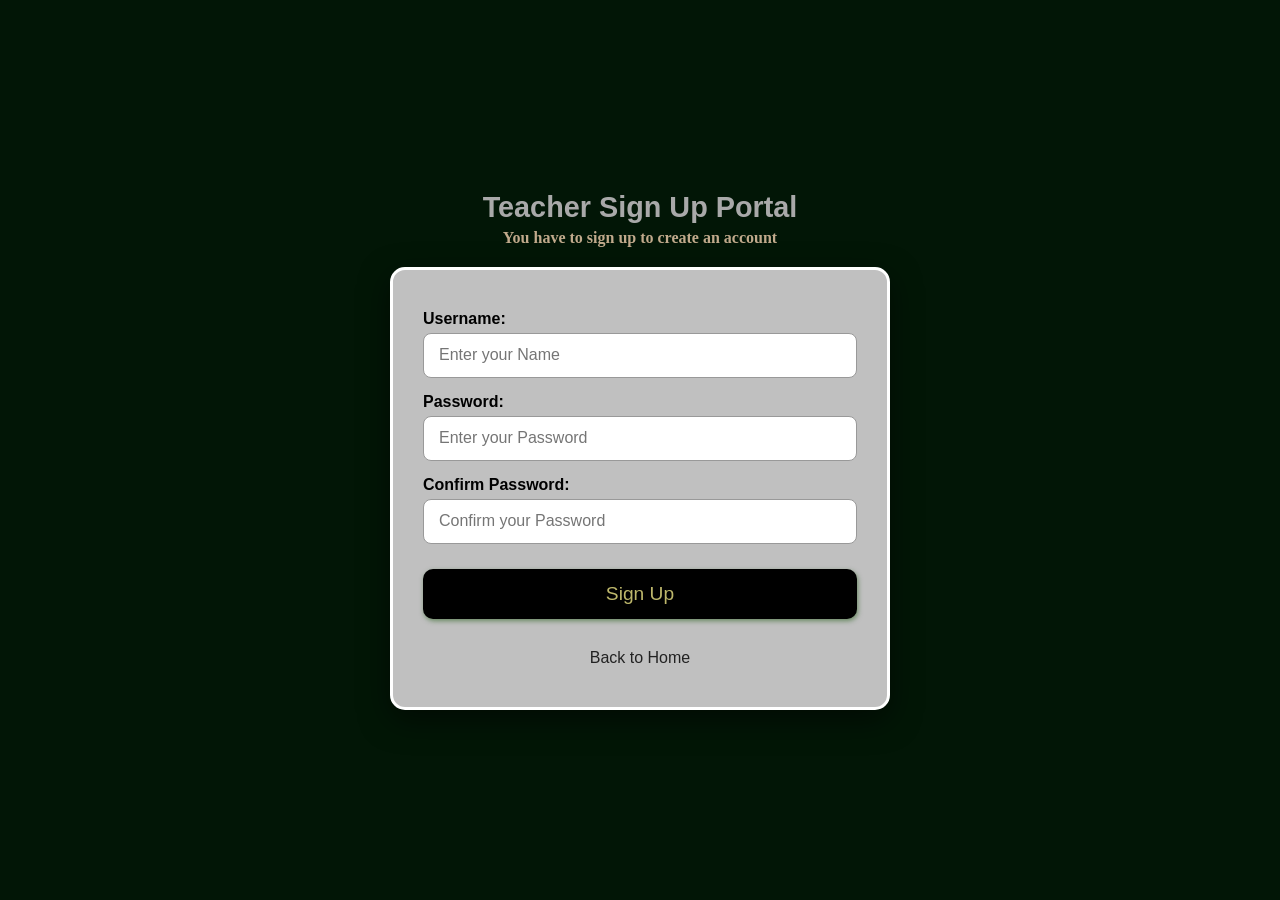
<file: signup/admin_signup.html>
<!DOCTYPE html>
<html lang="en">
<head>
    <meta charset="UTF-8">
    <meta name="viewport" content="width=device-width, initial-scale=1.0">
    <title>Teacher Sign Up</title>
    <style>
        * {
            margin: 0;
            padding: 0;
            box-sizing: border-box;
        }

        body {
            font-family: 'Segoe UI', Tahoma, Geneva, Verdana, sans-serif;
            background-color: rgb(2, 22, 6);
            min-height: 100vh;
            display: flex;
            align-items: center;
            justify-content: center;
        }

        .content {
            width: 100%;
            min-height: 100vh;
            display: flex;
            flex-direction: column;
            align-items: center;
            justify-content: center;
            padding: 20px;
        }

        h1 {
            color: darkgrey;
            text-align: center;
            font-size: 1.8rem;
            margin-bottom: 20px;
        }

        .explain {
            font-size: 1rem;
            font-family: serif;
            color: rgb(193, 170, 140);
            margin-top: 5px;
        }

        form {
            background-color: silver;
            padding: 40px 30px;
            border-radius: 15px;
            width: 100%;
            max-width: 500px; /* Bituma itaba nini birenze kuri mudasobwa */
            box-shadow: 0 10px 30px rgba(0, 0, 0, 0.5);
            border: 3px solid rgb(255, 255, 255);
            display: flex;
            flex-direction: column;
            gap: 15px;
        }

        .input-group {
            display: flex;
            flex-direction: column;
            width: 100%;
        }

        label {
            color: black;
            font-weight: bold;
            margin-bottom: 5px;
            font-size: 1rem;
        }

        input {
            height: 45px;
            font-size: 1rem;
            border-radius: 8px;
            border: 1px solid #999;
            padding: 0 15px;
            width: 100%;
            outline: none;
        }

        input:hover {
            border: 2px solid black;
        }

        button {
            width: 100%;
            height: 50px;
            background-color: black;
            color: darkkhaki;
            font-size: 1.2rem;
            border-radius: 10px;
            border: none;
            cursor: pointer;
            box-shadow: 1px 2px 5px rgba(16, 82, 2, 0.5);
            margin-top: 10px;
            transition: 0.3s;
        }

        button:hover {
            background-color: rgb(34, 30, 30);
            color: aliceblue;
        }

        .back {
            text-align: center;
            display: block;
            margin-top: 15px;
            text-decoration: none;
            color: #222;
            font-size: 1rem;
        }

        .back:hover {
            text-decoration: underline;
            color: #820000;
        }

        /* --- MEDIA QUERIES KURI TELEFONE --- */
        @media (max-width: 600px) {
            form {
                padding: 25px 15px;
            }
            
            h1 {
                font-size: 1.5rem;
            }
        }
    </style>
</head>
<body>
    
    <section class="content">
        <h1>Teacher Sign Up Portal
            <p class="explain">You have to sign up to create an account</p>
        </h1>

        <form id="teacherloginform">
            <div class="input-group">
                <label>Username:</label>
                <input type="text" name="username" placeholder="Enter your Name" id="username">
            </div>

            <div class="input-group">
                <label>Password:</label>
                <input type="password" name="password" placeholder="Enter your Password" id="password">
            </div>

            <div class="input-group">
                <label>Confirm Password:</label>
                <input type="password" placeholder="Confirm your Password" id="confirmpassword">
            </div>

            <button type="submit">Sign Up</button>
            <a href="../index.html" class="back">Back to Home</a>
        </form>
    </section>

    <script>
        const form = document.getElementById('teacherloginform');
        
        form.addEventListener('submit', function(event) {
            const username = document.getElementById('username').value;
            const pass = document.getElementById('password').value;
            const confirmPass = document.getElementById('confirmpassword').value;

            if (username.trim() === "" || pass === "" || confirmPass === "") {
                event.preventDefault();
                alert("All fields are required! Please fill in all the fields.");
                return;
            }

            if (pass !== confirmPass) {
                event.preventDefault(); 
                alert("Your passwords don't match! Please confirm your password correctly.");
            } else {
                alert("Registration Successful! Thank you, " + username);
            }
        });
    </script>
</body>
</html>
</file>
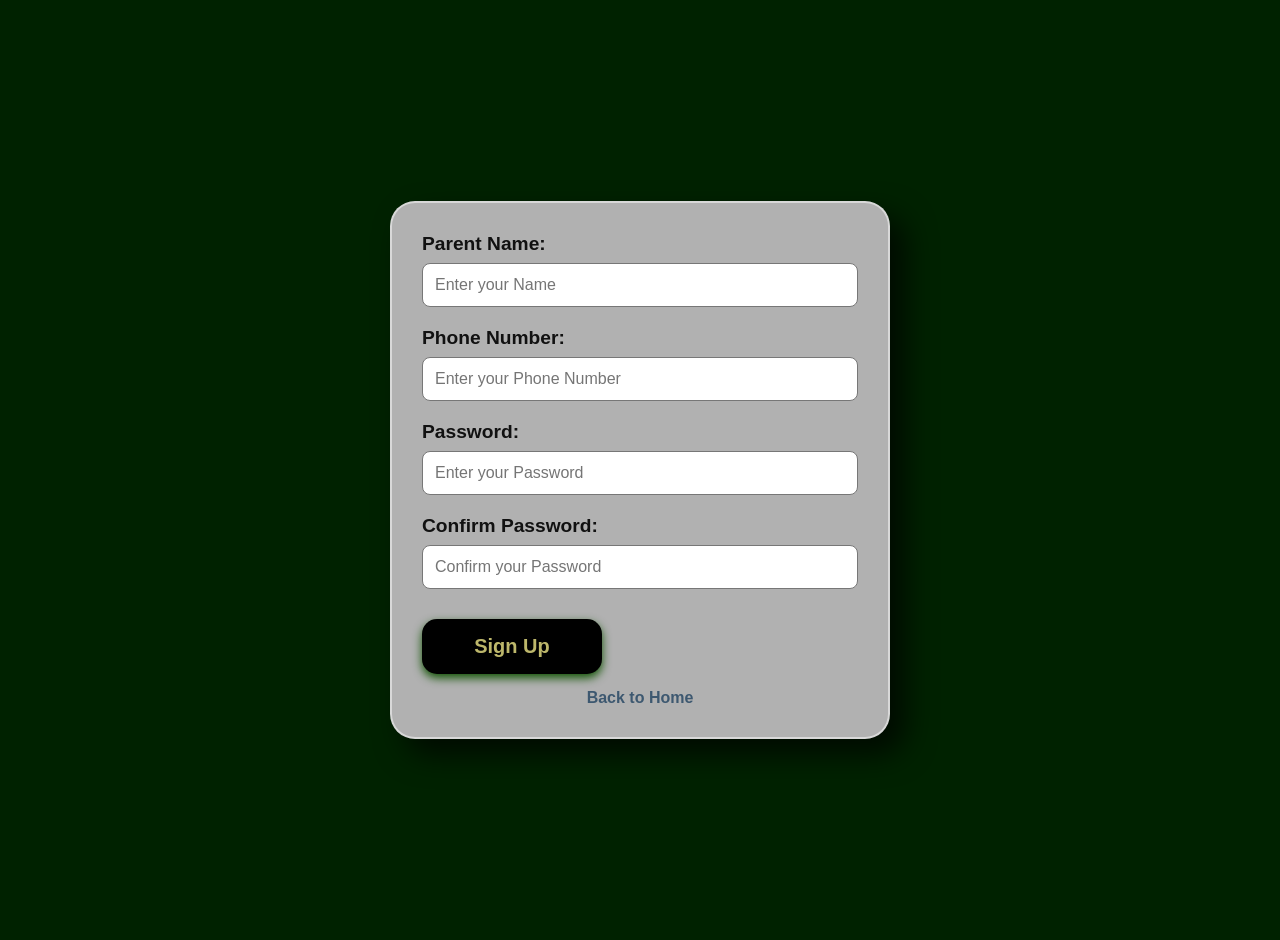
<file: signup/parent_signup.html>
<!DOCTYPE html>
<html lang="rw">
<head>
    <meta charset="UTF-8">
    <meta name="viewport" content="width=device-width, initial-scale=1.0">
    <title>Sign Up Page</title>
    <style>
        body {
            background-color: #002200; 
            display: flex;
            flex-direction: column;
            align-items: center;
            justify-content: center; /* Bishyira ifomu hagati neza */
            font-family: 'Segoe UI', Tahoma, Geneva, Verdana, sans-serif;
            min-height: 100vh; /* Bituma iguma hagati mu burebure bwose */
            margin: 0;
            padding: 20px;
        }

        .main-container {
            background-color: #b1b1b1;
            padding: 30px;
            border-radius: 25px;
            width: 100%; /* Ifata ubugari bwose ihari */
            max-width: 500px; /* Ariko ntirenze 500px kuri mudasobwa */
            box-shadow: 15px 15px 30px rgba(0,0,0,0.7);
            border: 2px solid rgba(255, 255, 255, 0.5);
            display: flex;
            flex-direction: column;
            box-sizing: border-box;
        }

        .input-group {
            margin-bottom: 20px;
            width: 100%;
        }

        label {
            display: block;
            font-size: 1.2rem; /* Akoresha rem kugira ngo bibe responsive */
            font-weight: bold;
            margin-bottom: 8px;
            color: #111;
        }

        input {
            width: 100%; /* Ifata umwanya wose w'ifomu */
            padding: 12px;
            border-radius: 8px;
            border: 1px solid #777;
            font-size: 16px;
            box-sizing: border-box; 
        }

        button {
            width: 100%; /* Kuri telefone akenshi buto nini niyo nziza */
            max-width: 180px; 
            height: 55px;
            align-self: center; /* Ishyira buto hagati */
            margin-top: 10px;
            border-radius: 15px;
            background-color: black;
            color: darkkhaki;
            font-size: 20px;
            font-weight: bold;
            cursor: pointer;
            border: none;
            box-shadow: 0px 4px 10px rgb(16, 82, 2);
            transition: all 0.3s ease;
        }

        button:hover {
            transform: scale(1.05);
            background-color: #1a1a1a;
            box-shadow: 0px 0px 20px rgb(30, 150, 4);
        }

        .back {
            display: block;
            text-align: center;
            margin-top: 15px;
            text-decoration: none;
            font-weight: bold;
        }

        /* --- Media Query kuri telefone ntoya --- */
        @media (max-width: 400px) {
            .main-container {
                padding: 20px;
            }
            label {
                font-size: 1rem;
            }
        }
    </style>
</head>
<body>

    <div class="main-container">
        <form>
            <div class="input-group">
                <label>Parent Name:</label>
                <input type="text" placeholder="Enter your Name" required>
            </div>

            <div class="input-group">
                <label>Phone Number:</label>
                <input type="tel" placeholder="Enter your Phone Number" required>
            </div>

            <div class="input-group">
                <label>Password:</label>
                <input type="password" placeholder="Enter your Password" required>
            </div>

            <div class="input-group">
                <label>Confirm Password:</label>
                <input type="password" placeholder="Confirm your Password" required>
            </div>

            <button type="submit">Sign Up</button>
            
            <a href="../index.html" class="back" style="color: rgb(61, 88, 112);">Back to Home</a>
        </form>
    </div>

    <script>
        const form = document.querySelector('form');
        
        form.addEventListener('submit', function(event) {
            const passwordInputs = document.querySelectorAll('input[type="password"]');
            const password = passwordInputs[0].value;
            const confirmPassword = passwordInputs[1].value;
            const parentName = document.querySelector('input[type="text"]').value;

            if (password === "" || confirmPassword === "" || parentName === "") {
                event.preventDefault(); 
                alert("All fields are required!");
                return;
            }

            if (password !== confirmPassword) {
                event.preventDefault(); 
                alert("Passwords don't match!");
            } else {
                alert("Sign up was successful for " + parentName);
            }
        });
    </script>

</body>
</html>
</file>
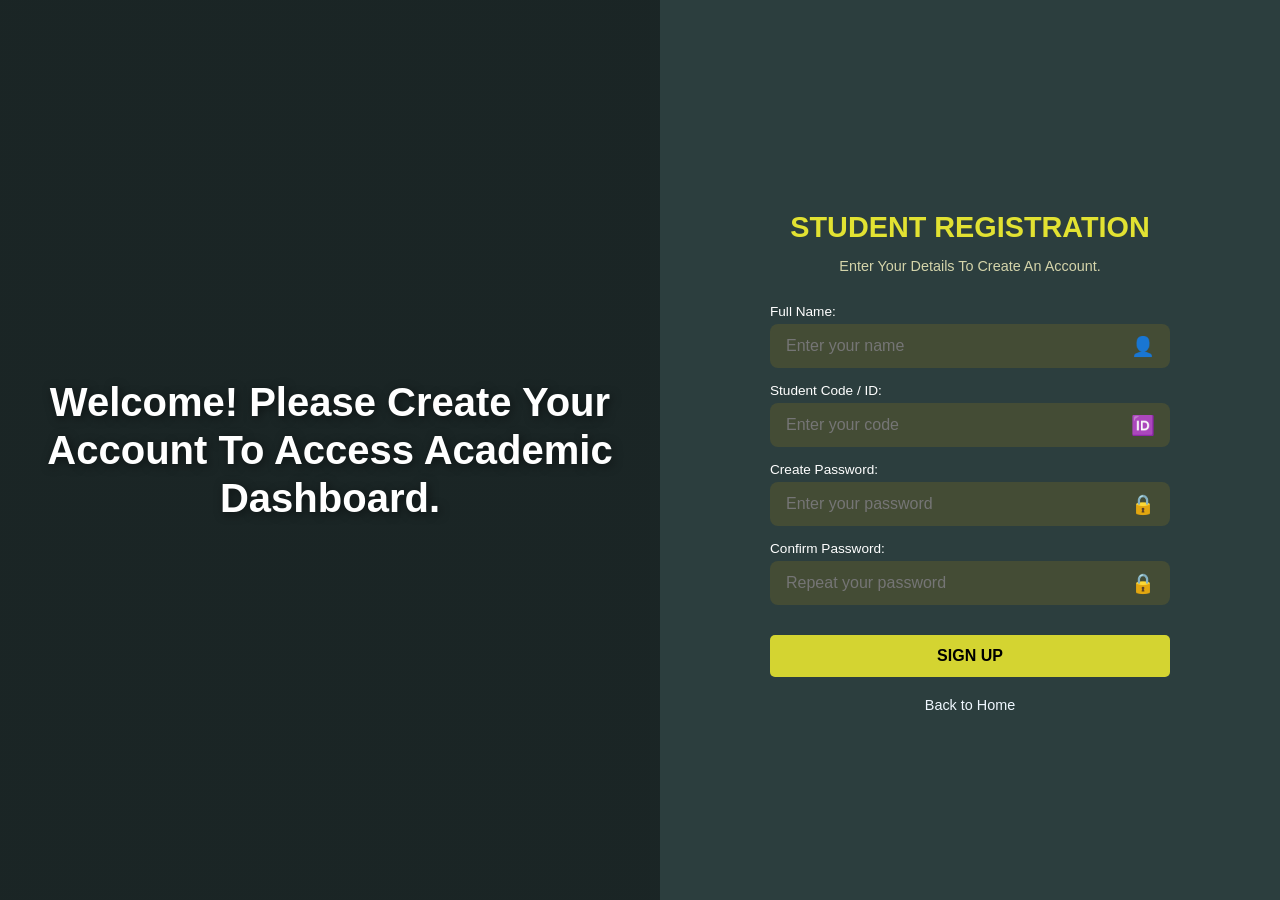
<file: signup/student_signup.html>
<!DOCTYPE html>
<html lang="rw">
<head>
    <meta charset="UTF-8">
    <meta name="viewport" content="width=device-width, initial-scale=1.0">
    <title>Student Portal - Sign Up</title>
    <style>
        /* --- CSS STYLES --- */
        body {
            margin: 0;
            padding: 0;
            font-family: 'Segoe UI', Tahoma, Geneva, Verdana, sans-serif;
            min-height: 100vh;
            display: flex;
            background-color: #2c3e3e; /* Byihuta mu gihe ifoto itaraza */
        }

        .main-wrapper {
            display: flex;
            width: 100%;
            flex-direction: row; /* Bisanzwe bimeze gutya kuri PC */
        }

        /* Igice cy'ibumoso kirimo ifoto */
        .left-side {
            flex: 1;
            background: linear-gradient(rgba(0,0,0,0.4), rgba(0,0,0,0.4)), 
                        url('https://images.unsplash.com/photo-1523050853063-bd388f9c7d13?auto=format&fit=crop&w=1000');
            background-size: cover;
            background-position: center;
            display: flex;
            align-items: center;
            justify-content: center;
            color: white;
            padding: 40px;
        }

        .left-side h1 {
            font-size: 2.5rem;
            text-shadow: 2px 2px 10px rgba(0,0,0,0.5);
            line-height: 1.2;
            text-align: center;
        }

        /* Igice cy'iburyo (Form) */
        .right-side {
            flex: 1;
            background-color: #2c3e3e;
            display: flex;
            flex-direction: column;
            justify-content: center;
            align-items: center;
            color: #d4d4aa;
            padding: 40px 20px;
        }

        .form-container {
            width: 100%;
            max-width: 400px;
        }

        h2 {
            color: #e2e232;
            text-align: center;
            font-size: 1.8rem;
            margin-bottom: 10px;
        }

        .subtitle {
            text-align: center;
            font-size: 0.9rem;
            margin-bottom: 30px;
        }

        .input-group {
            margin-bottom: 15px;
        }

        label {
            display: block;
            font-size: 0.85rem;
            margin-bottom: 5px;
            color: #ffffff;
        }

        .input-wrapper {
            position: relative;
        }

        input {
            width: 100%;
            padding: 12px 15px;
            padding-right: 45px;
            border-radius: 8px;
            border: 1px solid transparent;
            background-color: #444c35; 
            color: #ccff99;
            font-size: 1rem;
            box-sizing: border-box;
            transition: 0.3s;
        }

        input:focus {
            outline: none;
            border: 1px solid #e2e232;
            background-color: #555d42;
        }

        .icon {
            position: absolute;
            right: 15px;
            top: 50%;
            transform: translateY(-50%);
            font-size: 1.2rem;
        }

        .signup-btn {
            width: 100%;
            padding: 12px;
            background-color: #d4d431;
            border: none;
            border-radius: 5px;
            color: black;
            font-weight: bold;
            font-size: 1rem;
            cursor: pointer;
            margin-top: 15px;
            transition: 0.3s;
        }

        .signup-btn:hover {
            background-color: #eaea45;
            transform: translateY(-2px);
        }

        .back-link {
            display: block;
            text-align: center;
            margin-top: 20px;
            color: aliceblue;
            text-decoration: none;
            font-size: 0.9rem;
        }

        .back-link:hover {
            text-decoration: underline;
        }

        /* --- MEDIA QUERIES --- */
        /* Ibi bituma kuri telefone ibice bimanuka */
        @media (max-width: 850px) {
            body {
                display: block; /* Ineza kuri Mobile */
            }
            .main-wrapper {
                flex-direction: column;
            }
            .left-side {
                padding: 60px 20px;
                min-height: 30vh;
            }
            .left-side h1 {
                font-size: 1.8rem;
            }
            .right-side {
                padding: 40px 20px;
            }
        }
    </style>
</head>
<body>

    <div class="main-wrapper">
        <div class="left-side">
            <h1>Welcome! Please Create Your Account To Access Academic Dashboard.</h1>
        </div>

        <div class="right-side">
            <div class="form-container">
                <h2>STUDENT REGISTRATION</h2>
                <p class="subtitle">Enter Your Details To Create An Account.</p>

                <form id="regForm">
                    <div class="input-group">
                        <label>Full Name:</label>
                        <div class="input-wrapper">
                            <input type="text" placeholder="Enter your name" required>
                            <span class="icon">👤</span>
                        </div>
                    </div>

                    <div class="input-group">
                        <label>Student Code / ID:</label>
                        <div class="input-wrapper">
                            <input type="text" placeholder="Enter your code" required>
                            <span class="icon">🆔</span>
                        </div>
                    </div>

                    <div class="input-group">
                        <label>Create Password:</label>
                        <div class="input-wrapper">
                            <input type="password" placeholder="Enter your password" required>
                            <span class="icon">🔒</span>
                        </div>
                    </div>

                    <div class="input-group">
                        <label>Confirm Password:</label>
                        <div class="input-wrapper">
                            <input type="password" placeholder="Repeat your password" required>
                            <span class="icon">🔒</span>
                        </div>
                    </div>

                    <button type="submit" class="signup-btn">SIGN UP</button>
                    <a href="../index.html" class="back-link">Back to Home</a>
                </form>
            </div>
        </div>
    </div>

    <script>
        const form = document.getElementById('regForm');
        
        form.addEventListener('submit', function(event) {
            const inputs = form.querySelectorAll('input');
            const fullName = inputs[0].value;
            const studentID = inputs[1].value;
            const password = inputs[2].value;
            const confirmPassword = inputs[3].value;

            if (fullName === "" || studentID === "" || password === "" || confirmPassword === "") {
                event.preventDefault();
                alert("All fields are required!");
                return;
            }

            if (password !== confirmPassword) {
                event.preventDefault(); 
                alert("Your passwords don't match!");
            } else {
                alert("Registration successful for " + fullName);
            }
        });
    </script>
</body>
</html>
</file>
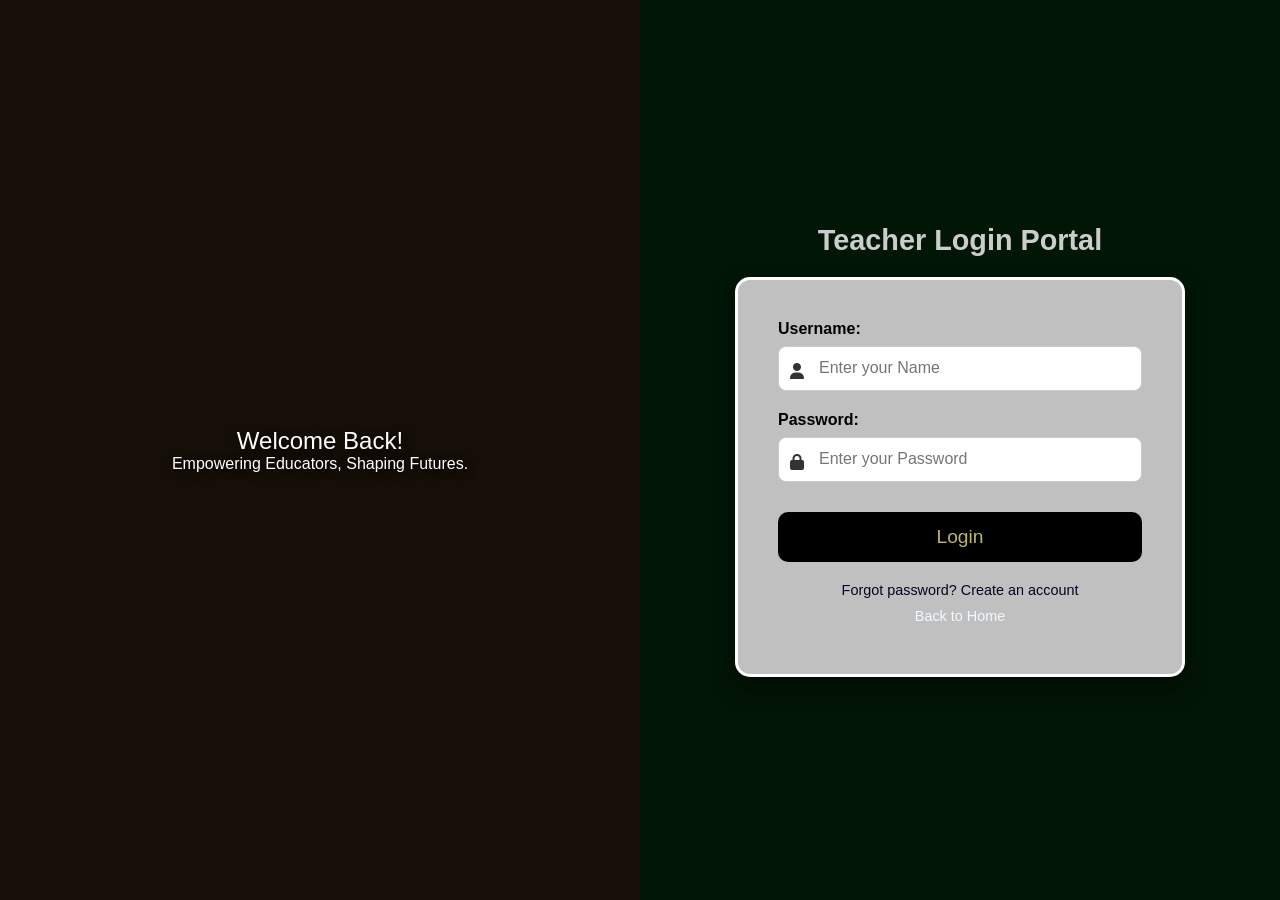
<file: teacher/teacher_login.html>
<!DOCTYPE html>
<html lang="en">
<head>
    <meta charset="UTF-8">
    <meta name="viewport" content="width=device-width, initial-scale=1.0">
    <title>Teacher Login Portal</title>
    <link rel="stylesheet" href="https://cdnjs.cloudflare.com/ajax/libs/font-awesome/6.5.1/css/all.min.css">

    <style>
        * {
            margin: 0;
            padding: 0;
            box-sizing: border-box;
        }

        body {
            font-family: 'Segoe UI', Tahoma, Geneva, Verdana, sans-serif;
            background-color: rgb(2, 22, 6);
            overflow-x: hidden;
        }

        .hold {
            display: flex;
            flex-wrap: wrap; /* Bituma ibice bimanukana kuri telefone */
            width: 100%;
            min-height: 100vh;
        }

        aside {
            width: 50%;
            height: 100vh;
            background-color: rgb(21, 15, 7);
            position: relative;
            overflow: hidden; 
            display: flex;
            align-items: center;
            justify-content: center;
        }

        .content {
            width: 50%;
            min-height: 100vh;
            background-color: rgb(2, 22, 6);
            display: flex;
            flex-direction: column;
            align-items: center;
            justify-content: center;
            padding: 20px;
        }

        /* Animation y'amafoto */
        img {
            position: absolute;
            width: 100%; 
            height: 100%; 
            object-fit: cover; 
            left: 100%; 
            animation: slide 30s infinite; 
            opacity: 0.6;
        }

        .img1 { animation-delay: 0s; }
        .img2 { animation-delay: 10s; }
        .img3 { animation-delay: 20s; }

        @keyframes slide {
            0% { left: 100%; }      
            10% { left: 0%; }       
            30% { left: 0%; }      
            40% { left: -100%; }    
            100% { left: -100%; }   
        }

        .give-teacher {
            color: rgb(255, 255, 255);
            z-index: 5;
            font-size: 1.5rem;
            text-shadow: 2px 2px 10px rgba(0,0,0,0.9);
            text-align: center;
            padding: 20px;
        }

        h1 {
            color: #ccc;
            margin-bottom: 20px;
            text-align: center;
            font-size: 1.8rem;
        }

        form {
            background-color: silver;
            padding: 40px;
            border-radius: 15px;
            width: 100%;
            max-width: 450px; /* Bituma ifomu itaba nini birenze */
            box-shadow: 0 10px 25px rgba(0,0,0,0.5);
            border: 3px solid white;
            display: flex;
            flex-direction: column;
        }

        .input-box {
            position: relative;
            margin-bottom: 20px;
        }

        label {
            display: block;
            color: black;
            font-weight: bold;
            margin-bottom: 8px;
        }

        input {
            width: 100%;
            height: 45px;
            padding: 0 10px 0 40px;
            font-size: 1rem;
            border-radius: 8px;
            border: 1px solid #ccc;
            outline: none;
        }

        input:focus {
            border: 2px solid black;
        }

        .input-box i {
            position: absolute;
            left: 12px;
            bottom: 12px;
            color: #333;
        }

        button {
            width: 100%;
            height: 50px;
            background-color: black;
            color: darkkhaki;
            font-size: 1.2rem;
            border: none;
            border-radius: 10px;
            cursor: pointer;
            transition: 0.3s;
            margin-top: 10px;
        }

        button:hover {
            background-color: #222;
            color: white;
            transform: translateY(-2px);
        }

        .footer-links {
            margin-top: 20px;
            text-align: center;
        }

        .footer-text, .back {
            color: #090120;
            text-decoration: none;
            font-size: 0.9rem;
            display: block;
            margin-bottom: 10px;
        }

        .back:hover {
            color: #820000;
            font-weight: bold;
        }

        /* --- MEDIA QUERIES --- */
        @media (max-width: 850px) {
            aside {
                width: 100%;
                height: 40vh; /* Ifoto iba nto kuri telefone */
            }
            .content {
                width: 100%;
                padding: 40px 15px;
            }
            .give-teacher {
                font-size: 1.2rem;
            }
            form {
                padding: 25px;
            }
        }
    </style>
</head>
<body>
    <section class="hold">
        <aside>
            <img src="./images.jpg" class="img1" alt="Slide 1">
            <img src="./teacher.jpg" class="img2" alt="Slide 2">
            <img src="./techer.jpg" class="img3" alt="Slide 3">
            <div class="give-teacher"> 
                <p>Welcome Back!</p>
                <p style="font-size: 1rem;">Empowering Educators, Shaping Futures.</p>
            </div>
        </aside>
        
        <div class="content">
            <h1>Teacher Login Portal</h1>
            <form id="teacherloginform">
                <div class="input-box">
                    <label>Username:</label>
                    <input type="text" name="username" placeholder="Enter your Name" id="username" required>
                    <i class="fas fa-user"></i>
                </div>

                <div class="input-box">
                    <label>Password:</label>
                    <input type="password" name="password" placeholder="Enter your Password" id="password" required>
                    <i class="fas fa-lock"></i>
                </div>

                <button type="submit">Login</button>
                
                <div class="footer-links">
                    <a href="#" class="footer-text">Forgot password? Create an account</a>
    <a href="../index.html" class="back" style="color: aliceblue;">Back to Home</a>
                </div>
            </form>
        </div>
    </section>
   
    <script>
        document.getElementById('teacherloginform').addEventListener('submit', function(event){
            event.preventDefault();
            alert('Login Successful! Welcome to the Teacher Portal');
        });
    </script>
</body>
</html>
</file>
